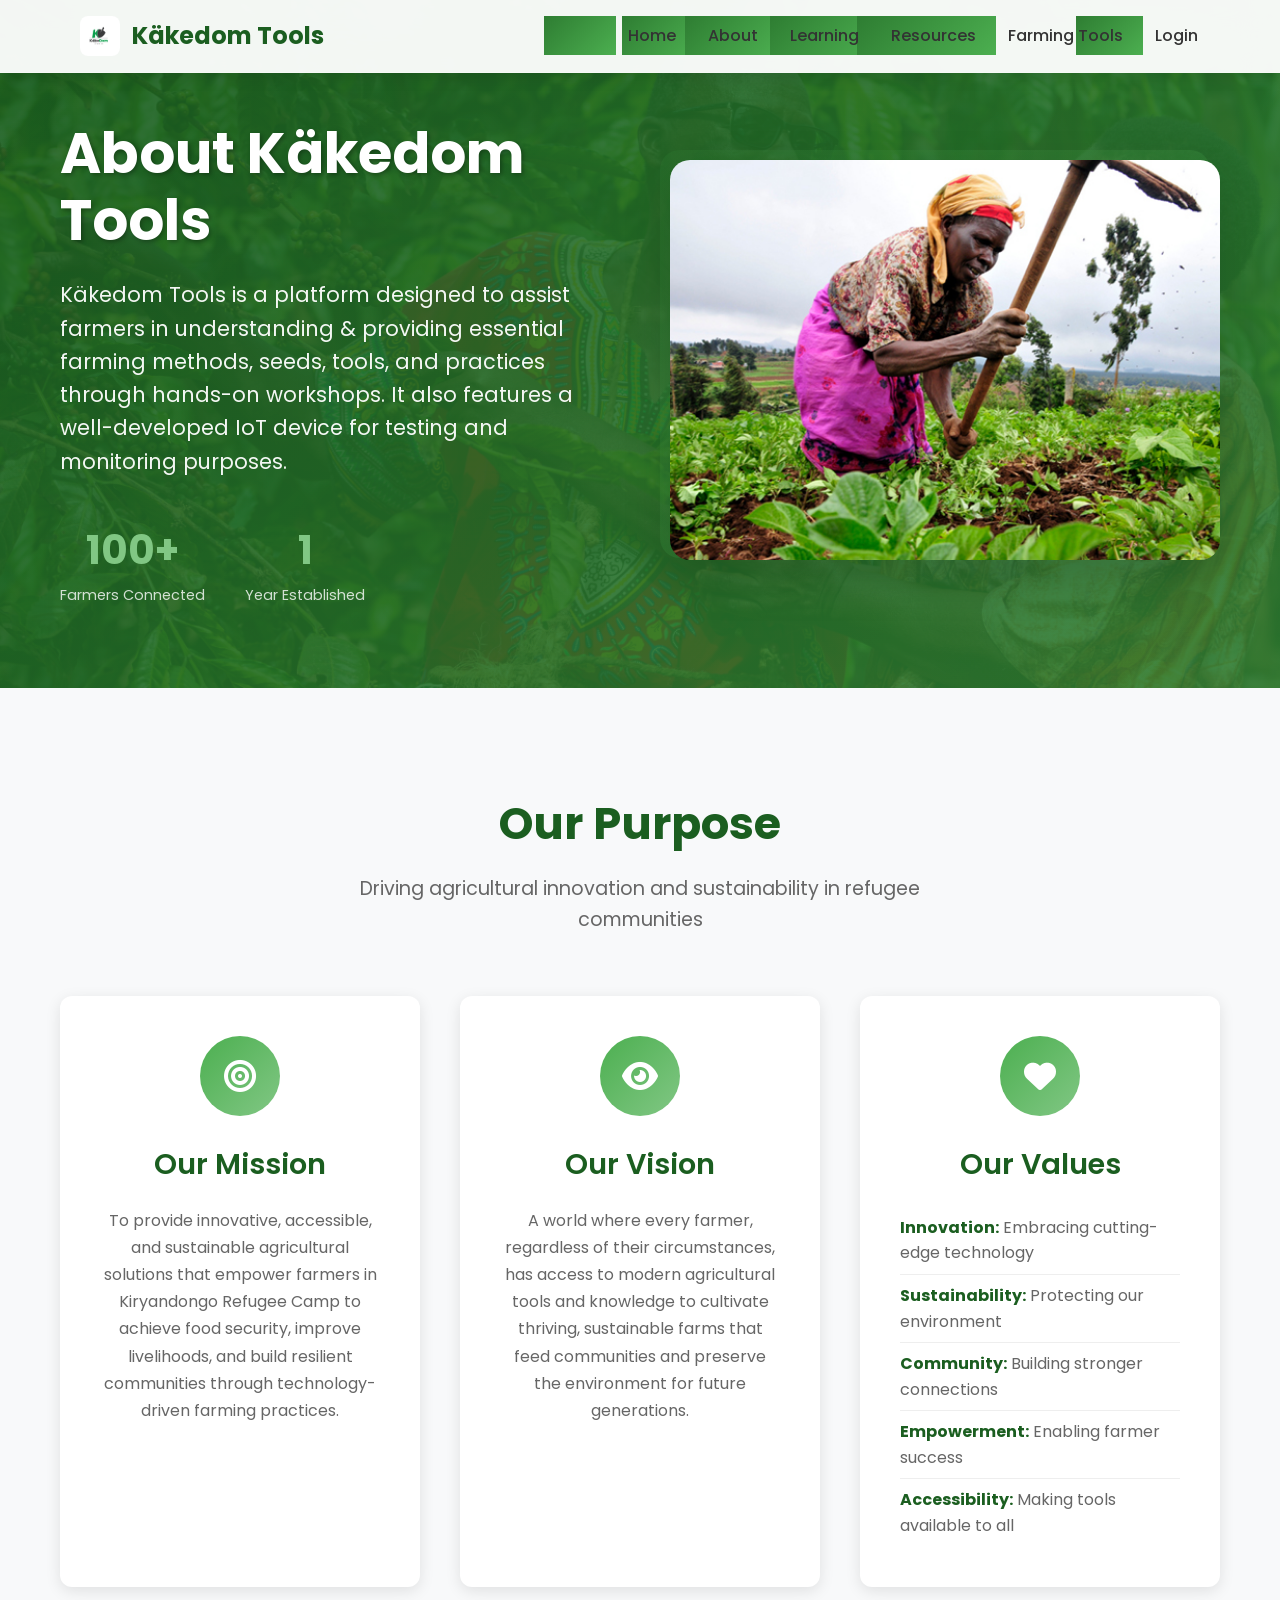
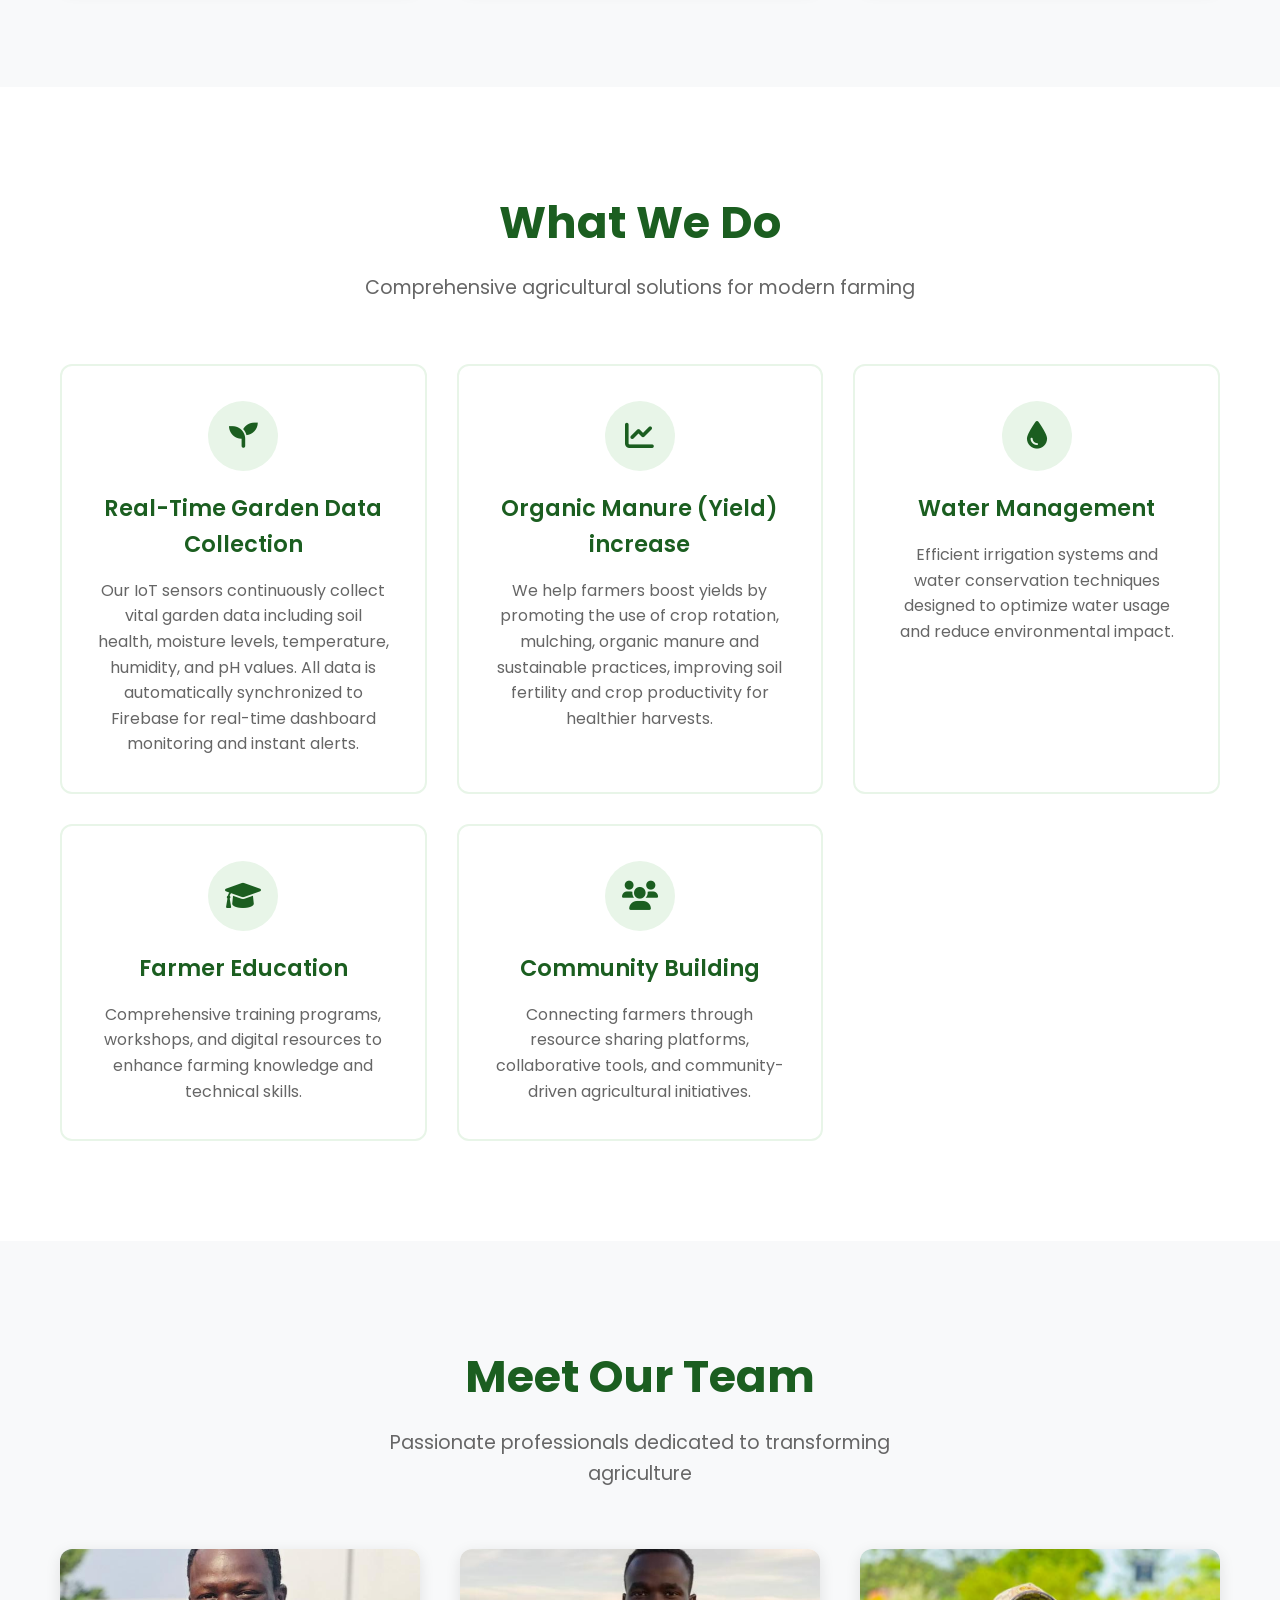
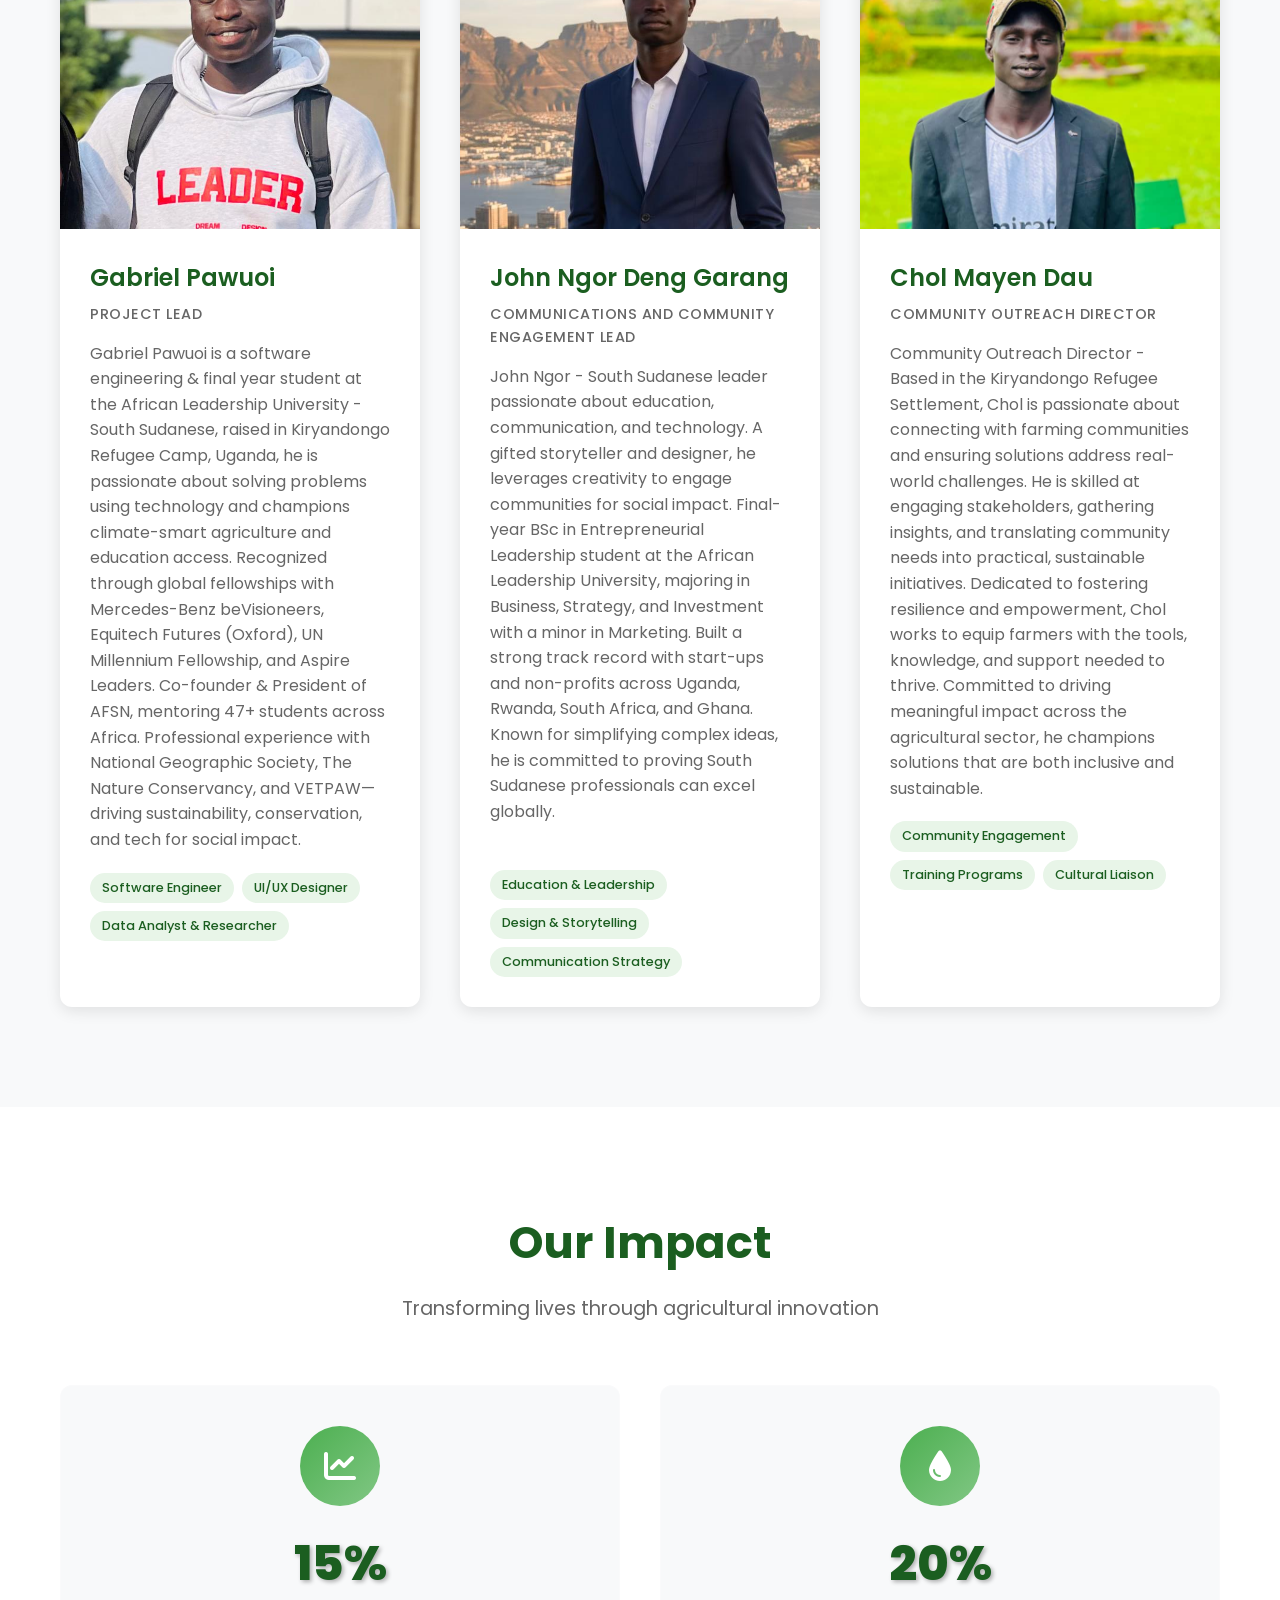
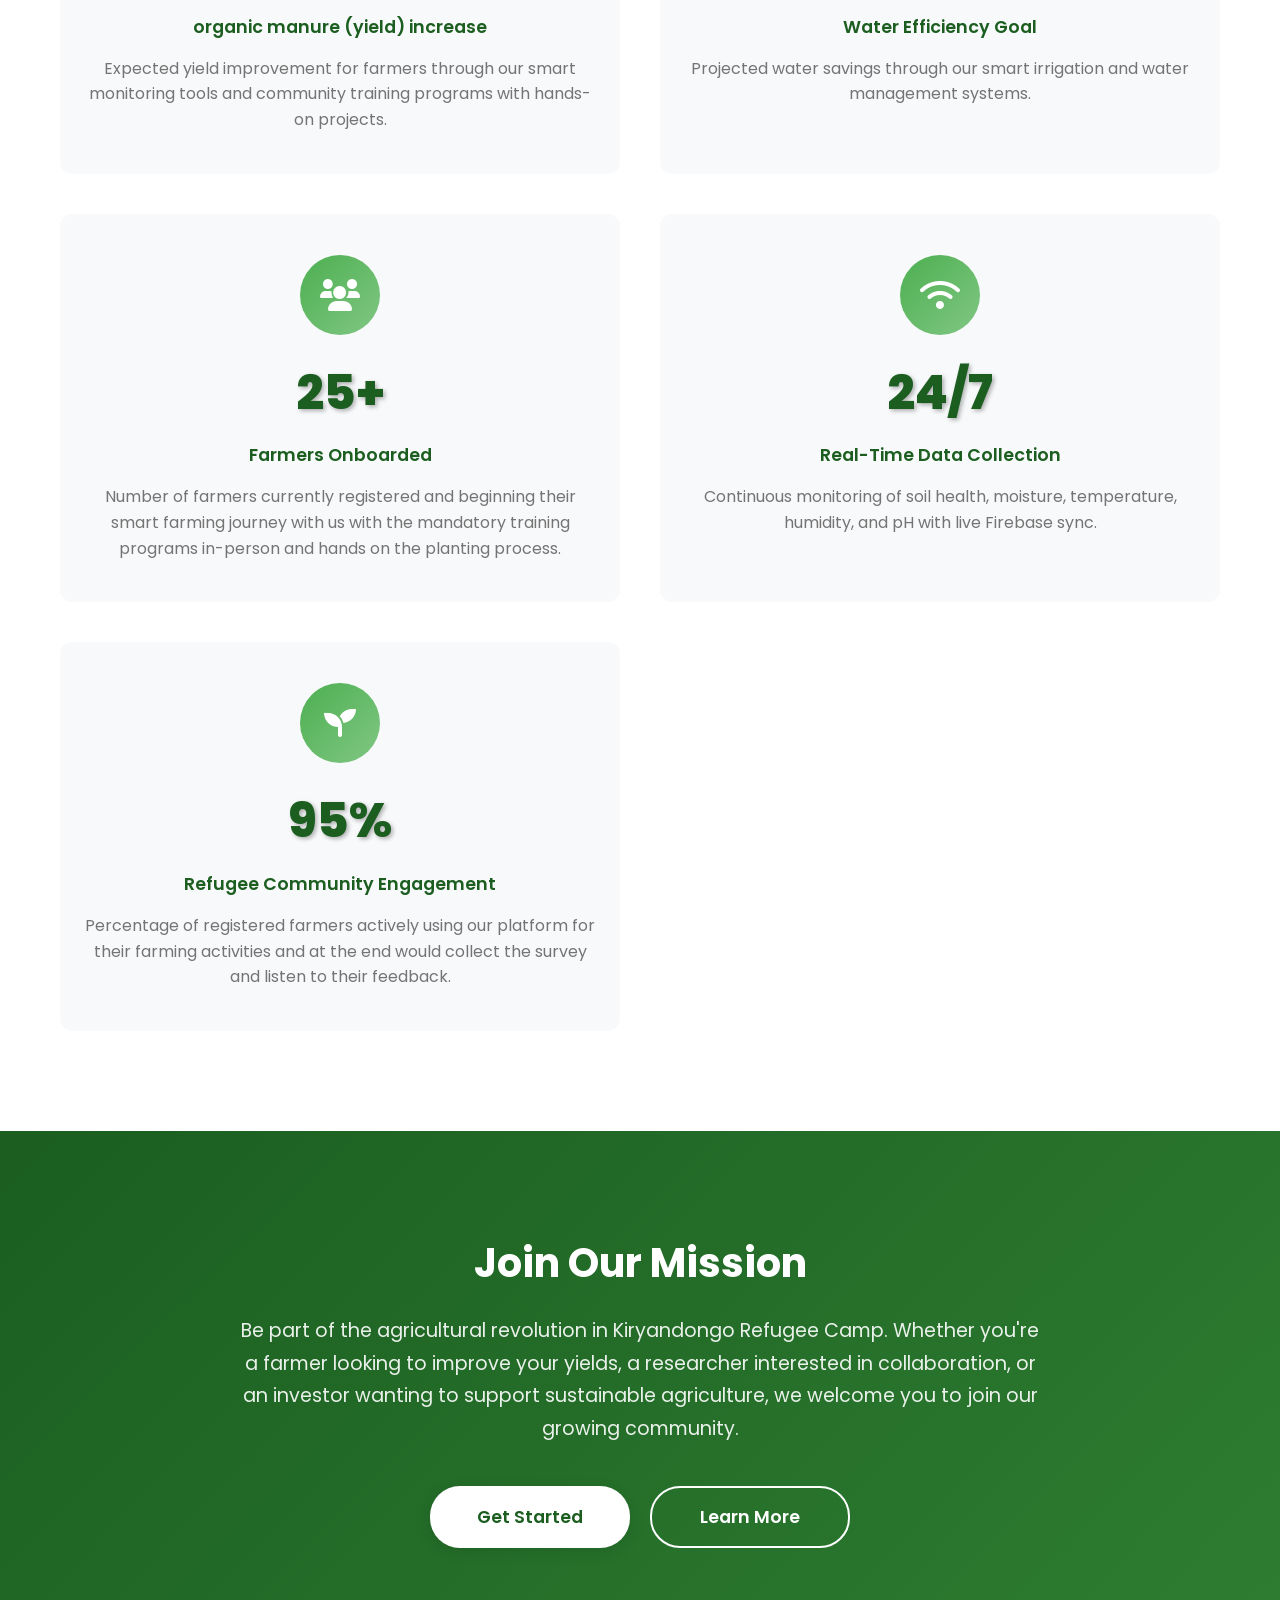
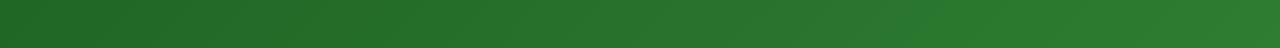
<file: frontend/about-us.html>
<!DOCTYPE html>
<html lang="en">
<head>
    <meta charset="UTF-8">
    <meta name="viewport" content="width=device-width, initial-scale=1.0">
    <title>About Us - Käkedom Tools</title>
    <link rel="icon" type="image/jpeg" href="images/logo.jpeg">
    <link rel="stylesheet" href="styles.css">
    <link rel="stylesheet" href="about-us.css">
    <link href="https://fonts.googleapis.com/css2?family=Poppins:wght@300;400;500;600;700;800&display=swap" rel="stylesheet">
    <link rel="stylesheet" href="https://cdnjs.cloudflare.com/ajax/libs/font-awesome/6.0.0/css/all.min.css">
</head>
<body>
    <!-- Navigation -->
    <nav class="navbar">
        <div class="nav-container">
            <div class="nav-logo">
                <img src="images/logo.jpeg" alt="Käkedom Tools Logo" class="logo-img">
                <span class="nav-title">Käkedom Tools</span>
            </div>
            <ul class="nav-menu">
                <li class="nav-item"><a href="index.html" class="nav-link">Home</a></li>
                <li class="nav-item"><a href="about-us.html" class="nav-link active">About</a></li>
                <li class="nav-item"><a href="signup.html" class="nav-link">Learning</a></li>
                <li class="nav-item"><a href="signup.html" class="nav-link">Resources</a></li>
                <li class="nav-item"><a href="farming-tools.html" class="nav-link">Farming Tools</a></li>
                <li class="nav-item"><a href="login.html" class="nav-link">Login</a></li>
            </ul>
            <div class="hamburger">
                <span class="bar"></span>
                <span class="bar"></span>
                <span class="bar"></span>
            </div>
        </div>
    </nav>

    <!-- Hero Section -->
    <section class="hero-section">
        <div class="hero-content">
            <div class="hero-text">
                <h1 class="hero-title">About Käkedom Tools</h1>
                <p class="hero-subtitle">Käkedom Tools is a platform designed to assist farmers in understanding & providing essential farming methods, seeds, tools, and practices through hands-on workshops. It also features a well-developed IoT device for testing and monitoring purposes.</p>
                <div class="hero-stats">
                    <div class="stat-item">
                        <span class="stat-number">100+</span>
                        <span class="stat-label">Farmers Connected</span>
                    </div>
                    <!-- <div class="stat-item">
                        <span class="stat-number">5</span>
                        <span class="stat-label">Communities</span>
                    </div> -->
                    <div class="stat-item">
                        <span class="stat-number">1</span>
                        <span class="stat-label">Year Established</span>
                    </div>
                </div>
            </div>
            <div class="hero-image">
                <img src="images/African_Farmers.jpg" alt="African Farmers" class="hero-img">
            </div>
        </div>
    </section>

    <!-- Mission & Vision Section -->
    <section class="mission-vision-section">
        <div class="container">
            <div class="section-header">
                <h2>Our Purpose</h2>
                <p>Driving agricultural innovation and sustainability in refugee communities</p>
            </div>
            
            <div class="mission-vision-grid">
                <div class="mission-card">
                    <div class="card-icon">
                        <i class="fas fa-bullseye"></i>
                    </div>
                    <h3>Our Mission</h3>
                    <p>To provide innovative, accessible, and sustainable agricultural solutions that empower farmers in Kiryandongo Refugee Camp to achieve food security, improve livelihoods, and build resilient communities through technology-driven farming practices.</p>
                </div>
                
                <div class="vision-card">
                    <div class="card-icon">
                        <i class="fas fa-eye"></i>
                    </div>
                    <h3>Our Vision</h3>
                    <p>A world where every farmer, regardless of their circumstances, has access to modern agricultural tools and knowledge to cultivate thriving, sustainable farms that feed communities and preserve the environment for future generations.</p>
                </div>
                
                <div class="values-card">
                    <div class="card-icon">
                        <i class="fas fa-heart"></i>
                    </div>
                    <h3>Our Values</h3>
                    <ul class="values-list">
                        <li><strong>Innovation:</strong> Embracing cutting-edge technology</li>
                        <li><strong>Sustainability:</strong> Protecting our environment</li>
                        <li><strong>Community:</strong> Building stronger connections</li>
                        <li><strong>Empowerment:</strong> Enabling farmer success</li>
                        <li><strong>Accessibility:</strong> Making tools available to all</li>
                    </ul>
                </div>
            </div>
        </div>
    </section>

    <!-- What We Do Section -->
    <section class="what-we-do-section">
        <div class="container">
            <div class="section-header">
                <h2>What We Do</h2>
                <p>Comprehensive agricultural solutions for modern farming</p>
            </div>
            
            <div class="services-grid">
                <div class="service-card">
                    <div class="service-icon">
                        <i class="fas fa-seedling"></i>
                    </div>
                    <h3>Real-Time Garden Data Collection</h3>
                    <p>Our IoT sensors continuously collect vital garden data including soil health, moisture levels, temperature, humidity, and pH values. All data is automatically synchronized to Firebase for real-time dashboard monitoring and instant alerts.</p>
                </div>
                
                <!-- <div class="service-card">
                    <div class="service-icon">
                        <i class="fas fa-cloud-rain"></i>
                    </div>
                    <h3>Weather Intelligence</h3>
                    <p>Advanced weather forecasting and climate data analytics to help farmers make informed decisions about planting, irrigation, and harvesting.</p>
                </div> -->
                
                <div class="service-card">
                    <div class="service-icon">
                        <i class="fas fa-chart-line"></i>
                    </div>
                    <h3>Organic Manure (Yield) increase</h3>
                    <p>We help farmers boost yields by promoting the use of crop rotation, mulching, organic manure and sustainable practices, improving soil fertility and crop productivity for healthier harvests.</p>
                </div>
                
                <div class="service-card">
                    <div class="service-icon">
                        <i class="fas fa-tint"></i>
                    </div>
                    <h3>Water Management</h3>
                    <p>Efficient irrigation systems and water conservation techniques designed to optimize water usage and reduce environmental impact.</p>
                </div>
                
                <div class="service-card">
                    <div class="service-icon">
                        <i class="fas fa-graduation-cap"></i>
                    </div>
                    <h3>Farmer Education</h3>
                    <p>Comprehensive training programs, workshops, and digital resources to enhance farming knowledge and technical skills.</p>
                </div>
                
                <div class="service-card">
                    <div class="service-icon">
                        <i class="fas fa-users"></i>
                    </div>
                    <h3>Community Building</h3>
                    <p>Connecting farmers through resource sharing platforms, collaborative tools, and community-driven agricultural initiatives.</p>
                </div>
            </div>
        </div>
    </section>

    <!-- Team Section -->
    <section class="team-section">
        <div class="container">
            <div class="section-header">
                <h2>Meet Our Team</h2>
                <p>Passionate professionals dedicated to transforming agriculture</p>
            </div>
            
            <div class="team-grid">
                <div class="team-member">
                    <div class="member-image">
                        <img src="images/Gabriel.jpeg" alt="Dr. Sarah Nakato" class="member-photo">
                        <div class="member-overlay">
                            <div class="social-links">
                                <a href="https://www.linkedin.com/in/gabriel-pawuoi-21314a280" class="social-link"><i class="fab fa-linkedin"></i></a>
                                <a href="https://github.com/KhotKeys/" class="social-link"><i class="fab fa-github"></i></a>
                                <a href="https://www.facebook.com/share/19quEM2Y63/?mibextid=wwXIfr" class="social-link" aria-label="Facebook" rel="noopener"><i class="fab fa-facebook-f"></i></a>
                            </div>
                        </div>
                    </div>
                    <div class="member-info">
                        <h3>Gabriel Pawuoi</h3>
                        <p class="member-role">Project Lead</p>
                        <p class="member-description"> Gabriel Pawuoi is a software engineering & final year student at the African Leadership University - South Sudanese, raised in Kiryandongo Refugee Camp, Uganda, he is passionate about solving problems using technology and champions climate-smart agriculture and education access. Recognized through global fellowships with Mercedes-Benz beVisioneers, Equitech Futures (Oxford), UN Millennium Fellowship, and Aspire Leaders. Co-founder & President of AFSN, mentoring 47+ students across Africa. Professional experience with National Geographic Society, The Nature Conservancy, and VETPAW—driving sustainability, conservation, and tech for social impact.</p>
                        <div class="member-expertise">
                            <span class="expertise-tag">Software Engineer</span>
                            <span class="expertise-tag">UI/UX Designer</span>
                            <span class="expertise-tag">Data Analyst & Researcher</span>
                        </div>
                    </div>
                </div>
                
                <div class="team-member">
                    <div class="member-image">
                        <img src="./images/John.jpeg" alt="James Ochieng" class="member-photo">
                        <div class="member-overlay">
                            <div class="social-links">
                                <a href="https://www.linkedin.com/in/j-garang/" class="social-link"><i class="fab fa-linkedin"></i></a>
                                <a href="https://twitter.com/John_Ngor_Deng" class="social-link"><i class="fab fa-twitter"></i></a>
                                <a href="https://www.facebook.com/share/1EJGohk5oz/?mibextid=wwXIfr" class="social-link" aria-label="Facebook" rel="noopener"><i class="fab fa-facebook-f"></i></a>
                            </div>
                        </div>
                    </div>
                    <div class="member-info">
                        <h3>John Ngor Deng Garang</h3>
                        <p class="member-role">Communications and Community Engagement Lead</p>
                        <p class="member-description">John Ngor - South Sudanese leader passionate about education, communication, and technology. A gifted storyteller and designer, he leverages creativity to engage communities for social impact. Final-year BSc in Entrepreneurial Leadership student at the African Leadership University, majoring in Business, Strategy, and Investment with a minor in Marketing. Built a strong track record with start-ups and non-profits across Uganda, Rwanda, South Africa, and Ghana. Known for simplifying complex ideas, he is committed to proving South Sudanese professionals can excel globally.</p><br>
                       <div class="member-expertise">
                            <span class="expertise-tag">Education & Leadership</span>
                            <span class="expertise-tag">Design & Storytelling</span>
                            <span class="expertise-tag">Communication Strategy</span>
                        </div>
                    </div>
                </div>
                
                <div class="team-member">
                    <div class="member-image">
                        <img src="images/chol.jpeg" alt="Amina Hassan" class="member-photo">
                        <div class="member-overlay">
                            <div class="social-links">
                                <a href="#" class="social-link"><i class="fab fa-linkedin"></i></a>
                                <a href="#" class="social-link"><i class="fab fa-instagram"></i></a>
                                <a href="#" class="social-link"><i class="fas fa-envelope"></i></a>
                            </div>
                        </div>
                    </div>
                    <div class="member-info">
                        <h3>Chol Mayen Dau</h3>
                        <p class="member-role">Community Outreach Director</p>
                        <p class="member-description">Community Outreach Director - Based in the Kiryandongo Refugee Settlement, Chol is passionate about connecting with farming communities and ensuring solutions address real-world challenges. He is skilled at engaging stakeholders, gathering insights, and translating community needs into practical, sustainable initiatives. Dedicated to fostering resilience and empowerment, Chol works to equip farmers with the tools, knowledge, and support needed to thrive. Committed to driving meaningful impact across the agricultural sector, he champions solutions that are both inclusive and sustainable.</p>
                        <div class="member-expertise">
                            <span class="expertise-tag">Community Engagement</span>
                            <span class="expertise-tag">Training Programs</span>
                            <span class="expertise-tag">Cultural Liaison</span>
                        </div>
                    </div>
                </div>
                
                <!-- <div class="team-member">
                    <div class="member-image">
                        <img src="images/Aluel.jpg" alt="Dr. Michael Ssali" class="member-photo">
                        <div class="member-overlay">
                            <div class="social-links">
                                <a href="#" class="social-link"><i class="fab fa-linkedin"></i></a>
                                <a href="#" class="social-link"><i class="fab fa-researchgate"></i></a>
                                <a href="#" class="social-link"><i class="fas fa-envelope"></i></a>
                            </div>
                        </div>
                    </div>
                    <div class="member-info">
                        <h3>Dr. Michael Ssali</h3>
                        <p class="member-role">Agricultural Research Lead</p>
                        <p class="member-description">Soil scientist and agronomist focused on developing innovative farming techniques for challenging environments.</p>
                        <div class="member-expertise">
                            <span class="expertise-tag">Soil Science</span>
                            <span class="expertise-tag">Crop Research</span>
                            <span class="expertise-tag">Environmental Science</span>
                        </div>
                    </div>
                </div> -->
                
                <!-- <div class="team-member">
                    <div class="member-image">
                        <img src="images/photorealistic-view-african-people-harvesting-vegetables-grains_23-2151487520.avif" alt="Grace Auma" class="member-photo">
                        <div class="member-overlay">
                            <div class="social-links">
                                <a href="#" class="social-link"><i class="fab fa-linkedin"></i></a>
                                <a href="#" class="social-link"><i class="fab fa-dribbble"></i></a>
                                <a href="#" class="social-link"><i class="fas fa-envelope"></i></a>
                            </div>
                        </div>
                    </div>
                    <div class="member-info">
                        <h3>Grace Auma</h3>
                        <p class="member-role">UX/UI Designer</p>
                        <p class="member-description">Creative designer ensuring our agricultural tools are intuitive, accessible, and user-friendly for farmers of all technical backgrounds.</p>
                        <div class="member-expertise">
                            <span class="expertise-tag">User Experience</span>
                            <span class="expertise-tag">Interface Design</span>
                            <span class="expertise-tag">Accessibility</span>
                        </div>
                    </div>
                </div>
                
                <div class="team-member">
                    <div class="member-image">
                        <img src="images/farmers.jpg" alt="Robert Kiprotich" class="member-photo">
                        <div class="member-overlay">
                            <div class="social-links">
                                <a href="#" class="social-link"><i class="fab fa-linkedin"></i></a>
                                <a href="#" class="social-link"><i class="fab fa-twitter"></i></a>
                                <a href="#" class="social-link"><i class="fas fa-envelope"></i></a>
                            </div>
                        </div>
                    </div>
                    <div class="member-info">
                        <h3>Robert Kiprotich</h3>
                        <p class="member-role">Field Operations Manager</p>
                        <p class="member-description">Experienced agriculturalist managing on-ground implementation of our farming solutions and farmer support programs.</p>
                        <div class="member-expertise">
                            <span class="expertise-tag">Field Operations</span>
                            <span class="expertise-tag">Farmer Support</span>
                            <span class="expertise-tag">Equipment Management</span>
                        </div>
                    </div> -->
                </div>
            </div>
        </div>
    </section>

    <!-- Impact Section -->
    <section class="impact-section">
        <div class="container">
            <div class="section-header">
                <h2>Our Impact</h2>
                <p>Transforming lives through agricultural innovation</p>
            </div>
            
            <div class="impact-grid">
                <div class="impact-card">
                    <div class="impact-icon">
                        <i class="fas fa-chart-line"></i>
                    </div>
                    <div class="impact-number">15%</div>
                    <div class="impact-label">organic manure (yield) increase</div>
                    <p>Expected yield improvement for farmers through our smart monitoring tools and community training programs with hands-on projects.</p>
                </div>
                
                <div class="impact-card">
                    <div class="impact-icon">
                        <i class="fas fa-tint"></i>
                    </div>
                    <div class="impact-number">20%</div>
                    <div class="impact-label">Water Efficiency Goal</div>
                    <p>Projected water savings through our smart irrigation and water management systems.</p>
                </div>
                
                <div class="impact-card">
                    <div class="impact-icon">
                        <i class="fas fa-users"></i>
                    </div>
                    <div class="impact-number">25+</div>
                    <div class="impact-label">Farmers Onboarded</div>
                    <p>Number of farmers currently registered and beginning their smart farming journey with us with the mandatory training programs in-person and hands on the planting process.</p>
                </div>
                
                <div class="impact-card">
                    <div class="impact-icon">
                        <i class="fas fa-wifi"></i>
                    </div>
                    <div class="impact-number">24/7</div>
                    <div class="impact-label">Real-Time Data Collection</div>
                    <p>Continuous monitoring of soil health, moisture, temperature, humidity, and pH with live Firebase sync.</p>
                </div>
                
                <div class="impact-card">
                    <div class="impact-icon">
                        <i class="fas fa-seedling"></i>
                    </div>
                    <div class="impact-number">95%</div>
                    <div class="impact-label">Refugee Community Engagement</div>
                    <p>Percentage of registered farmers actively using our platform for their farming activities and at the end would collect the survey and listen to their feedback.</p>
                </div>
            </div>
        </div>
    </section>

    <!-- Join Us Section -->
    <section class="join-us-section">
        <div class="container">
            <div class="join-us-content">
                <h2>Join Our Mission</h2>
                <p>Be part of the agricultural revolution in Kiryandongo Refugee Camp. Whether you're a farmer looking to improve your yields, a researcher interested in collaboration, or an investor wanting to support sustainable agriculture, we welcome you to join our growing community.</p>
                <div class="join-actions">
                    <a href="signup.html" class="btn btn-primary">Get Started</a>
                    <a href="index.html" class="btn btn-secondary">Learn More</a>
                </div>
            </div>
        </div>
    </section>

    

    <script src="script.js"></script>
    <script>
        // Enhanced Mobile Navigation for About Us Page
        document.addEventListener('DOMContentLoaded', function() {
            console.log('About Us - DOM loaded, setting up mobile navigation...');
            
            // Wait a bit to ensure all elements are ready
            setTimeout(function() {
                const hamburger = document.querySelector('.hamburger');
                const navMenu = document.querySelector('.nav-menu');
                
                console.log('About Us - Elements found:', {
                    hamburger: !!hamburger,
                    navMenu: !!navMenu
                });
                
                if (hamburger && navMenu) {
                    console.log('✅ About Us - Setting up hamburger click listener');
                    
                    // Clear any existing click handlers
                    hamburger.style.cursor = 'pointer';
                    hamburger.style.userSelect = 'none';
                    
                    function toggleMenu(e) {
                        e.preventDefault();
                        e.stopPropagation();
                        
                        console.log('🍔 About Us - Hamburger clicked!');
                        
                        const isActive = hamburger.classList.contains('active');
                        
                        if (isActive) {
                            hamburger.classList.remove('active');
                            navMenu.classList.remove('active');
                            document.body.style.overflow = '';
                            console.log('📱 About Us - Menu closed');
                        } else {
                            hamburger.classList.add('active');
                            navMenu.classList.add('active');
                            document.body.style.overflow = 'hidden';
                            console.log('📱 About Us - Menu opened');
                        }
                    }
                    
                    // Add click listener
                    hamburger.addEventListener('click', toggleMenu);
                    hamburger.addEventListener('touchstart', toggleMenu);
                    
                    // Close menu when clicking on links
                    const navLinks = document.querySelectorAll('.nav-menu a');
                    navLinks.forEach(link => {
                        link.addEventListener('click', function() {
                            hamburger.classList.remove('active');
                            navMenu.classList.remove('active');
                            document.body.style.overflow = '';
                            console.log('🔗 About Us - Menu closed after link click');
                        });
                    });
                    
                    // Close menu when clicking outside
                    document.addEventListener('click', function(e) {
                        if (!hamburger.contains(e.target) && !navMenu.contains(e.target)) {
                            hamburger.classList.remove('active');
                            navMenu.classList.remove('active');
                            document.body.style.overflow = '';
                        }
                    });
                    
                    console.log('✅ About Us - Mobile navigation setup complete');
                } else {
                    console.error('❌ About Us - Mobile navigation elements not found');
                }
            }, 100);
        });
    </script>
</body>
</html>
</file>
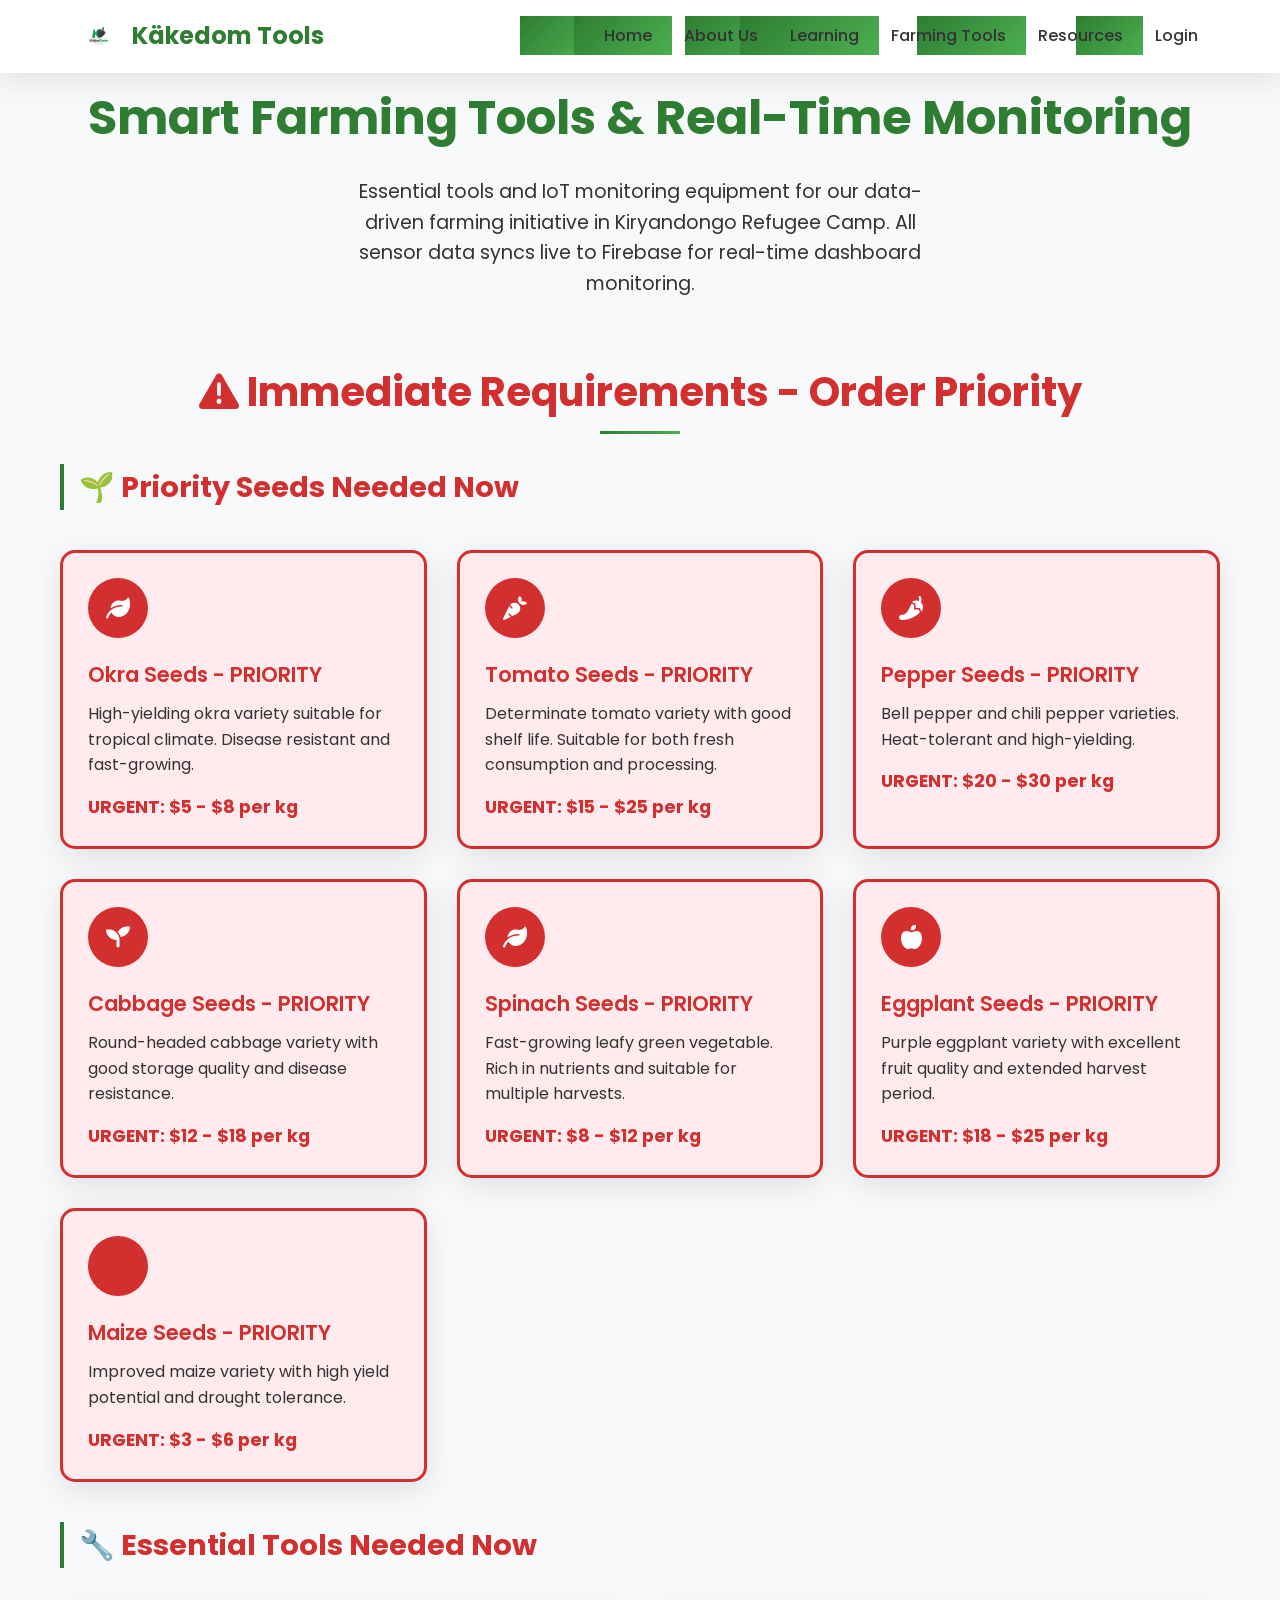
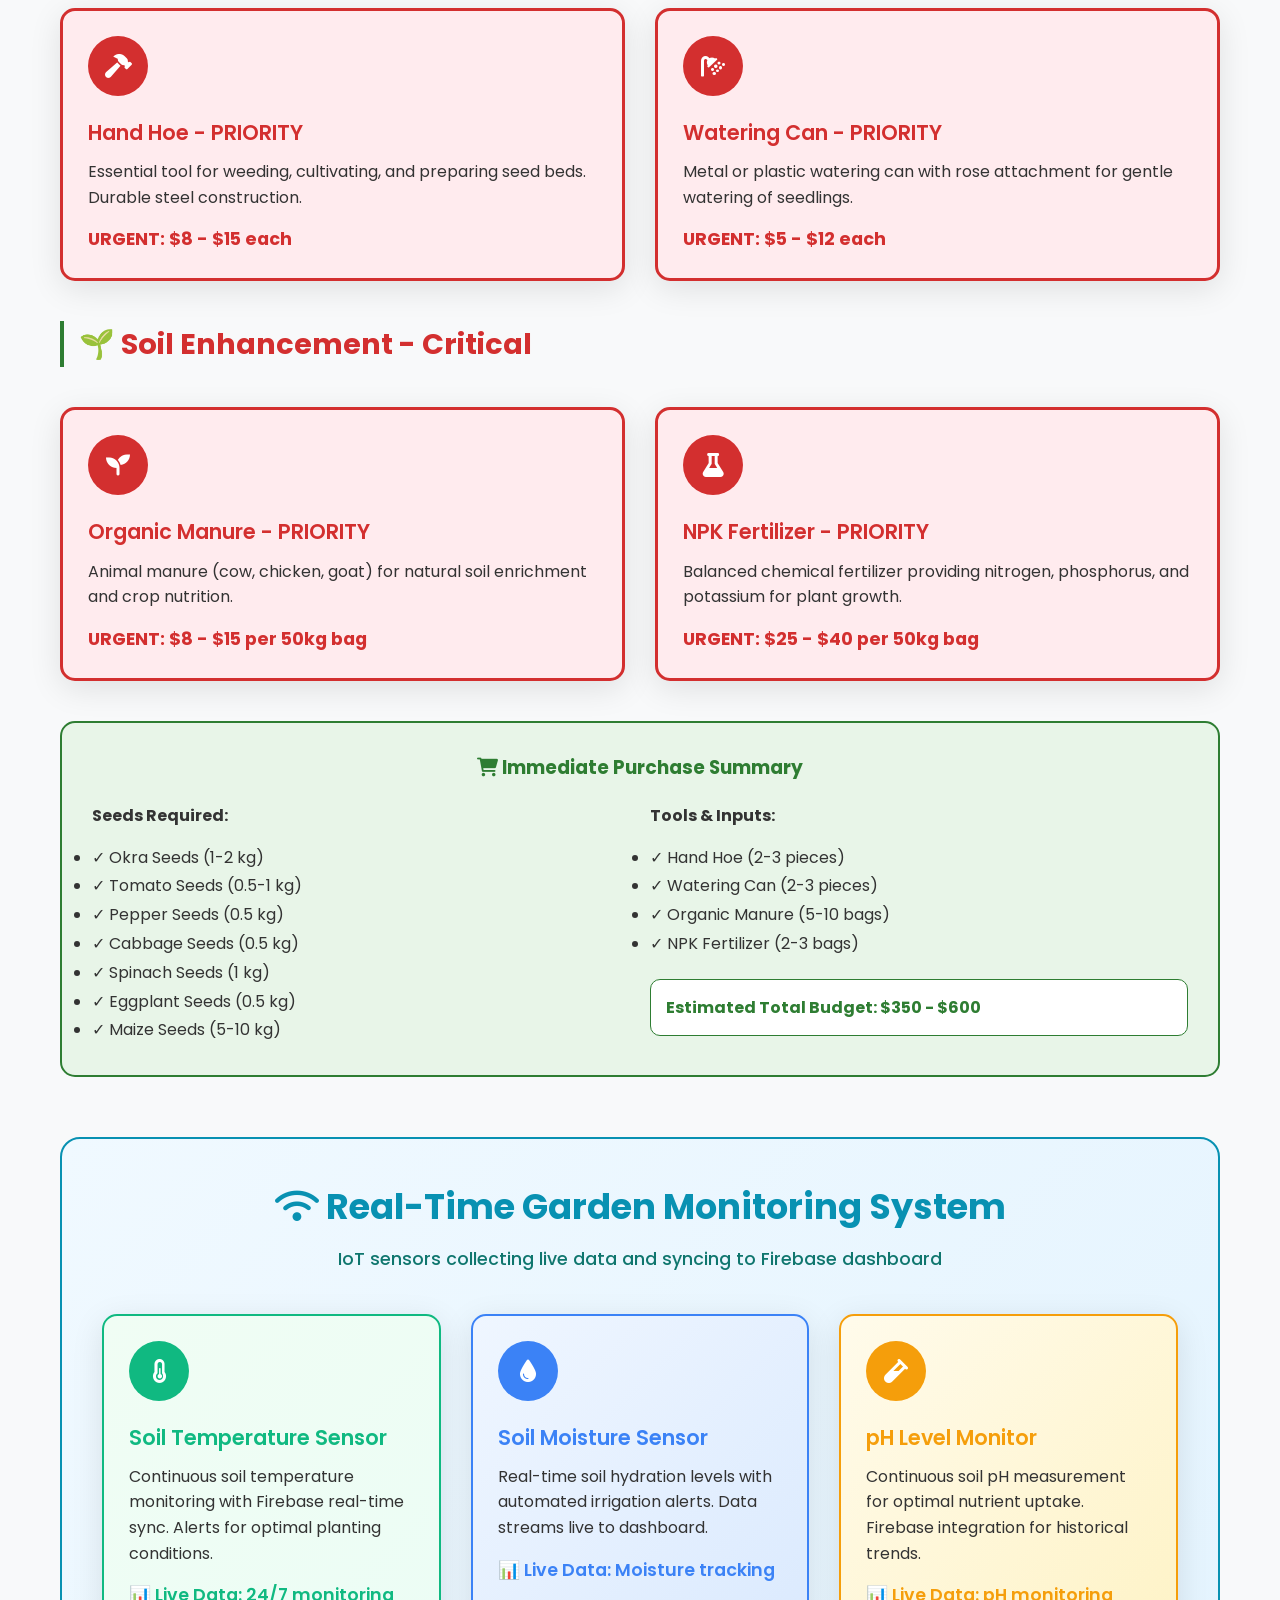
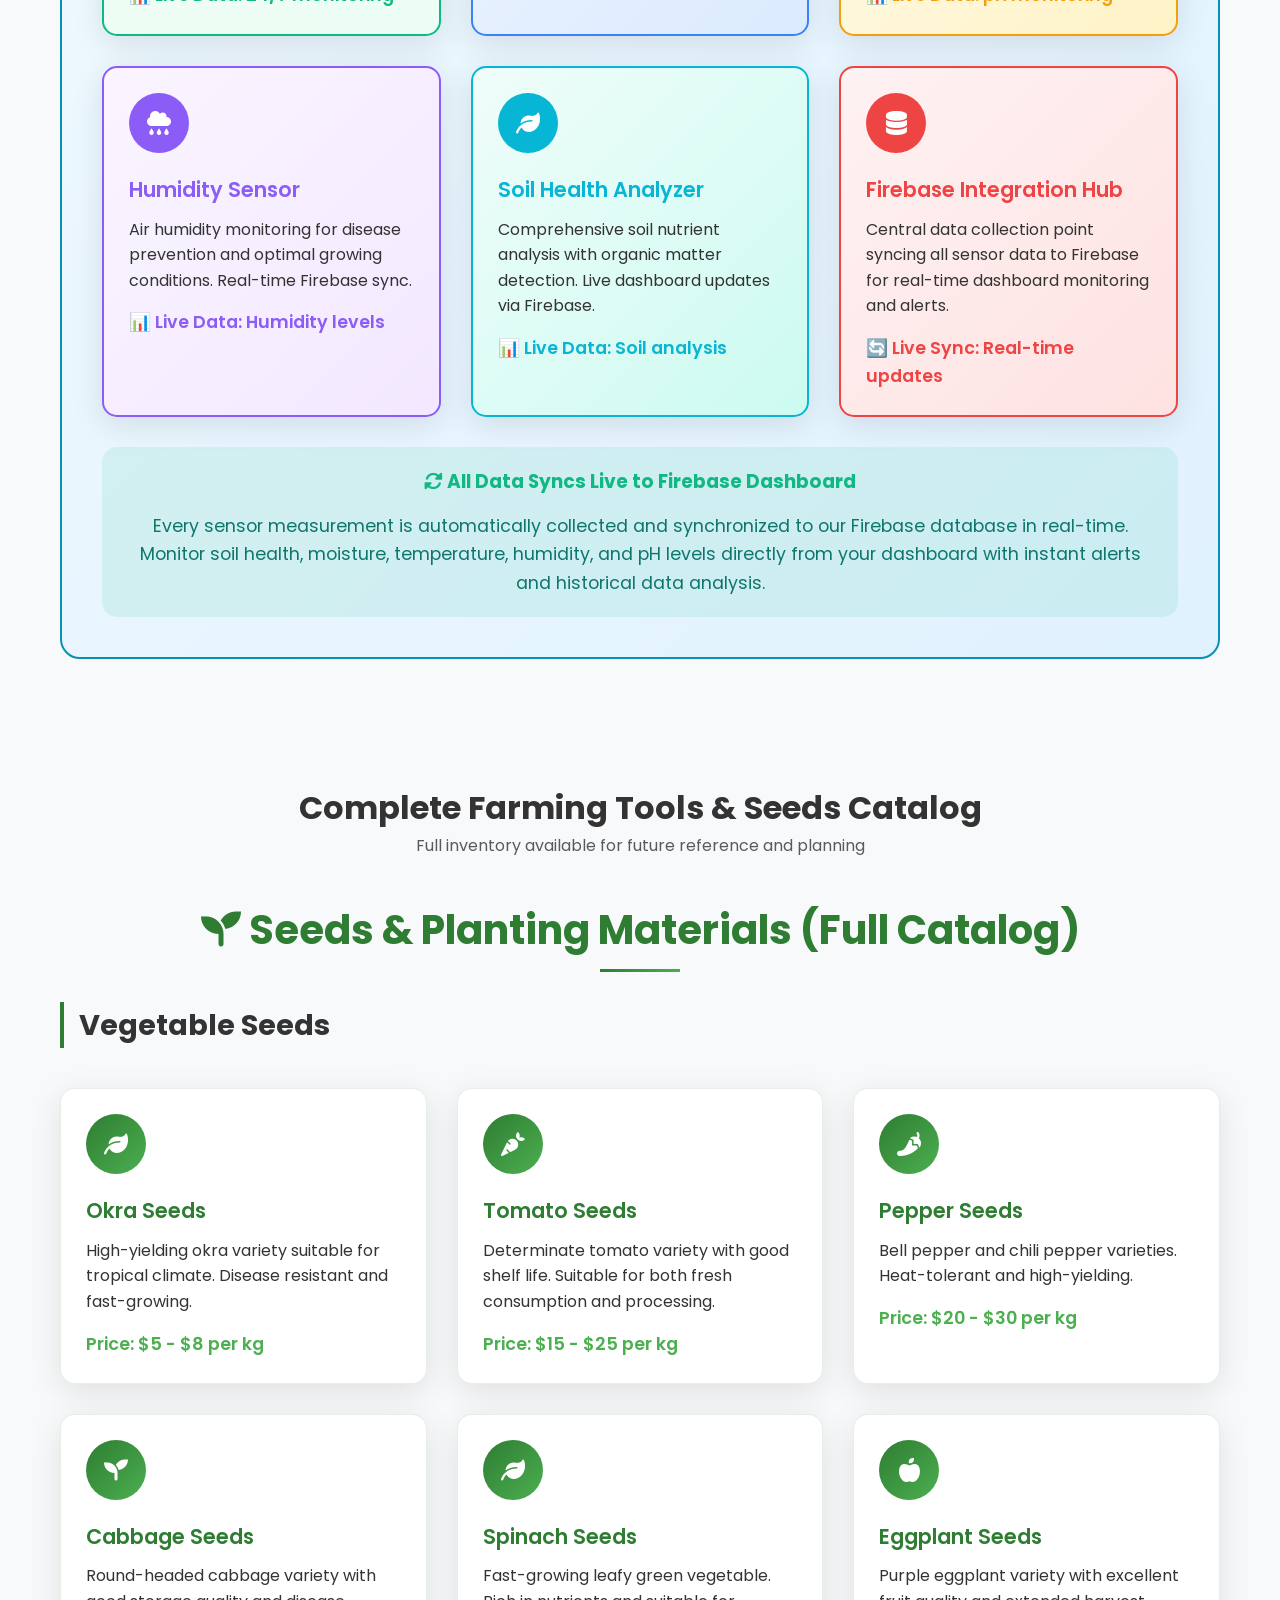
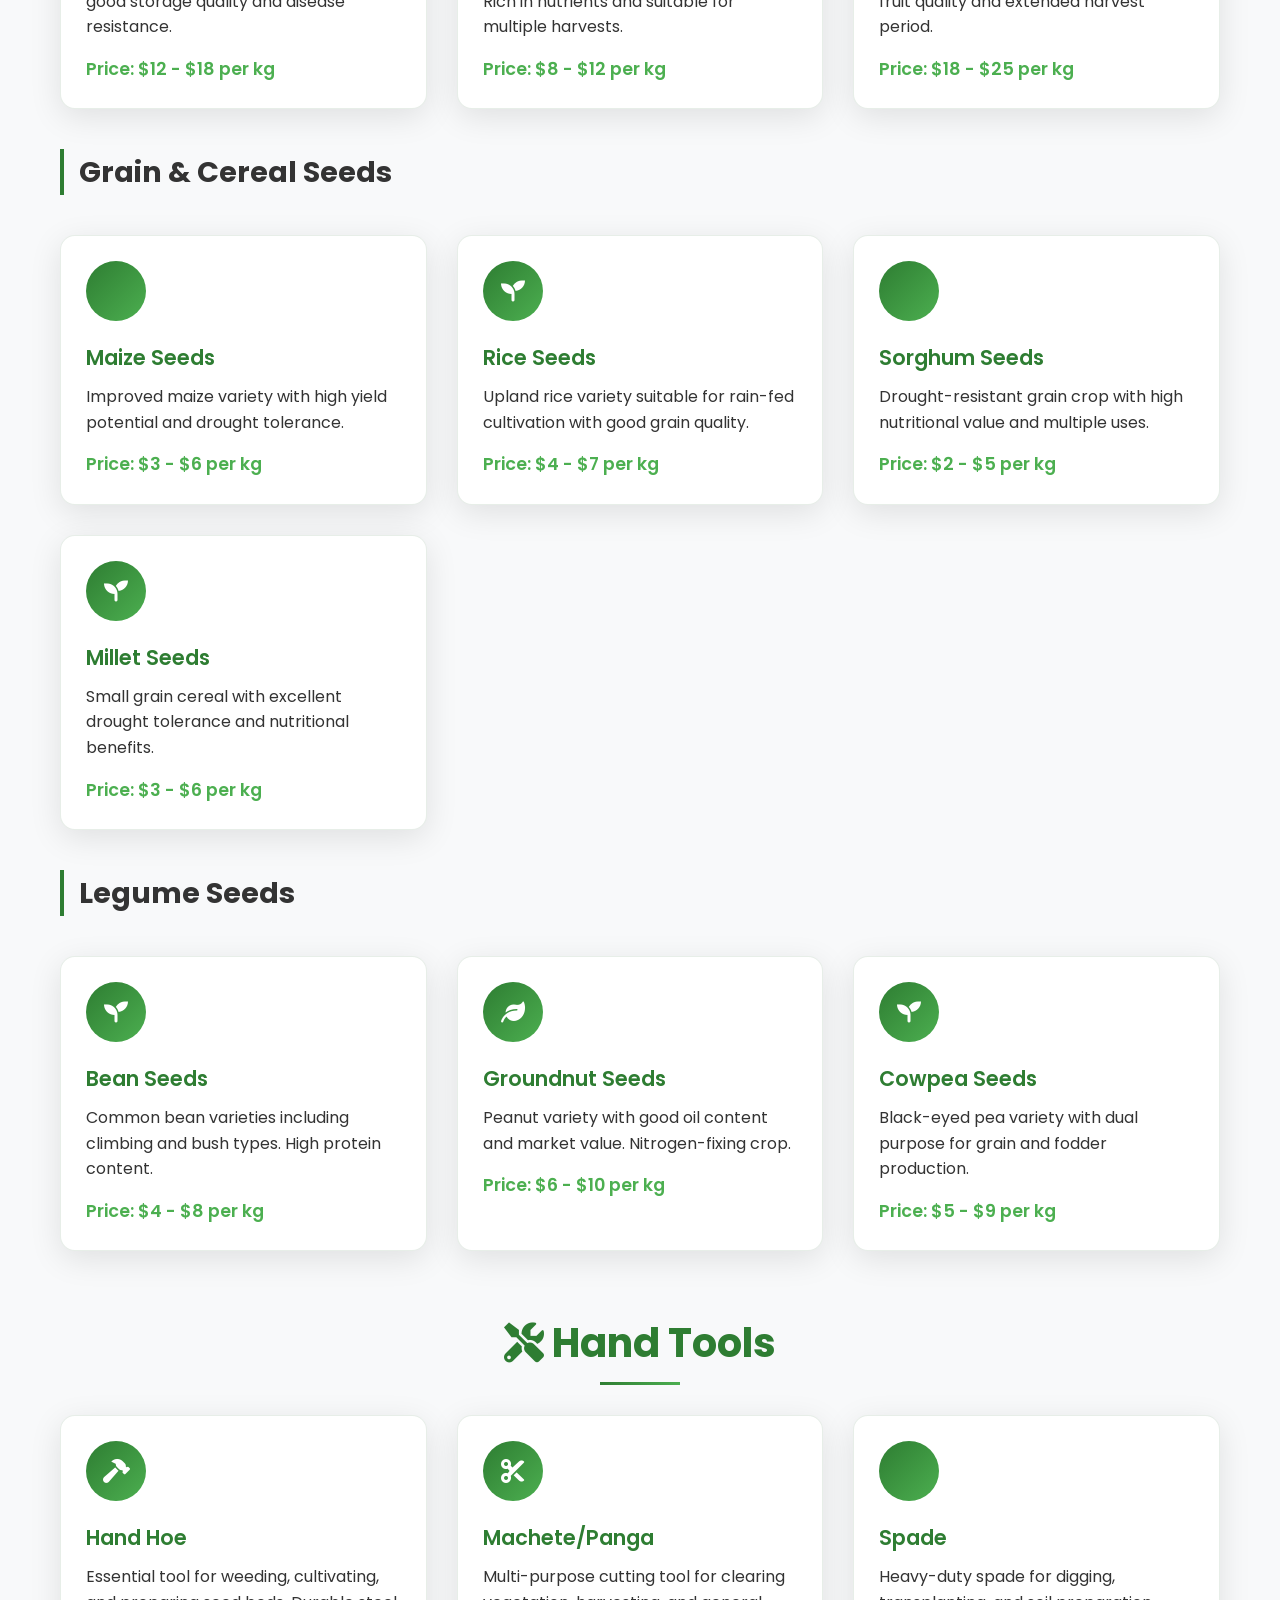
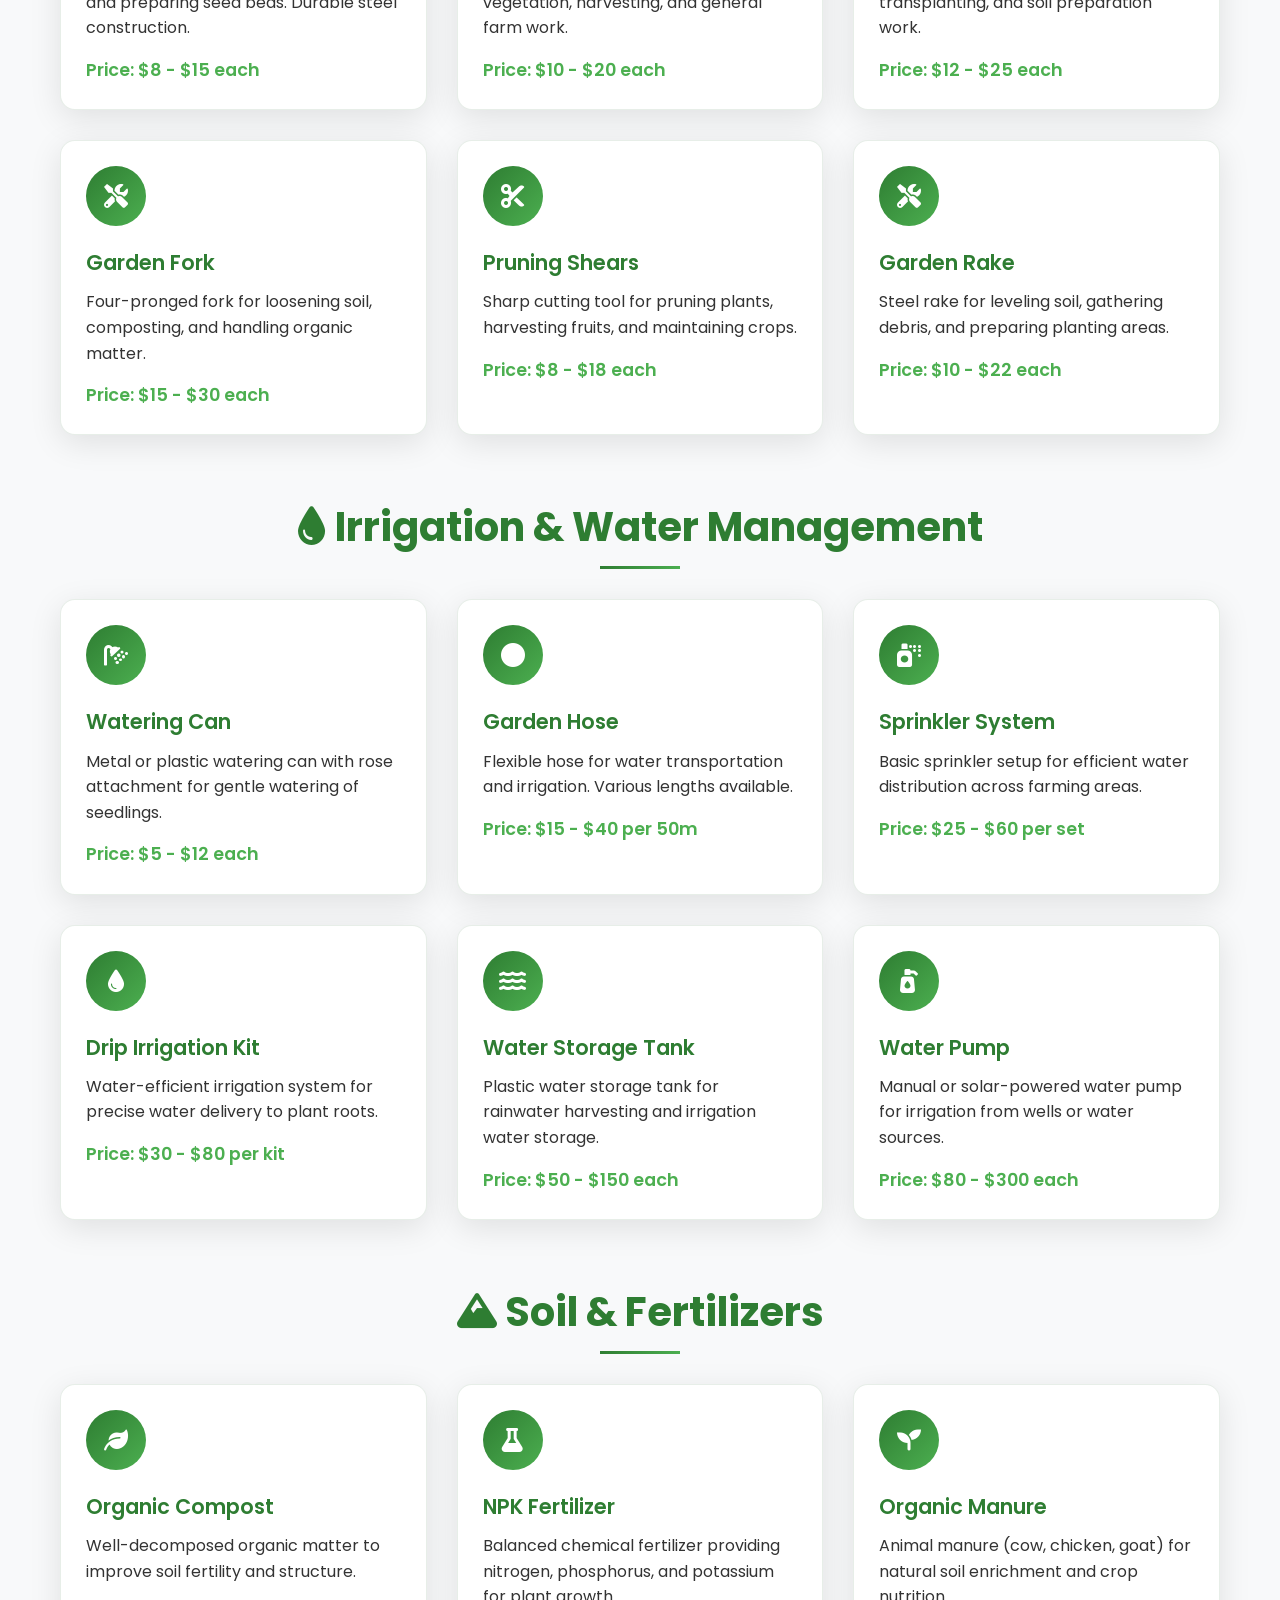
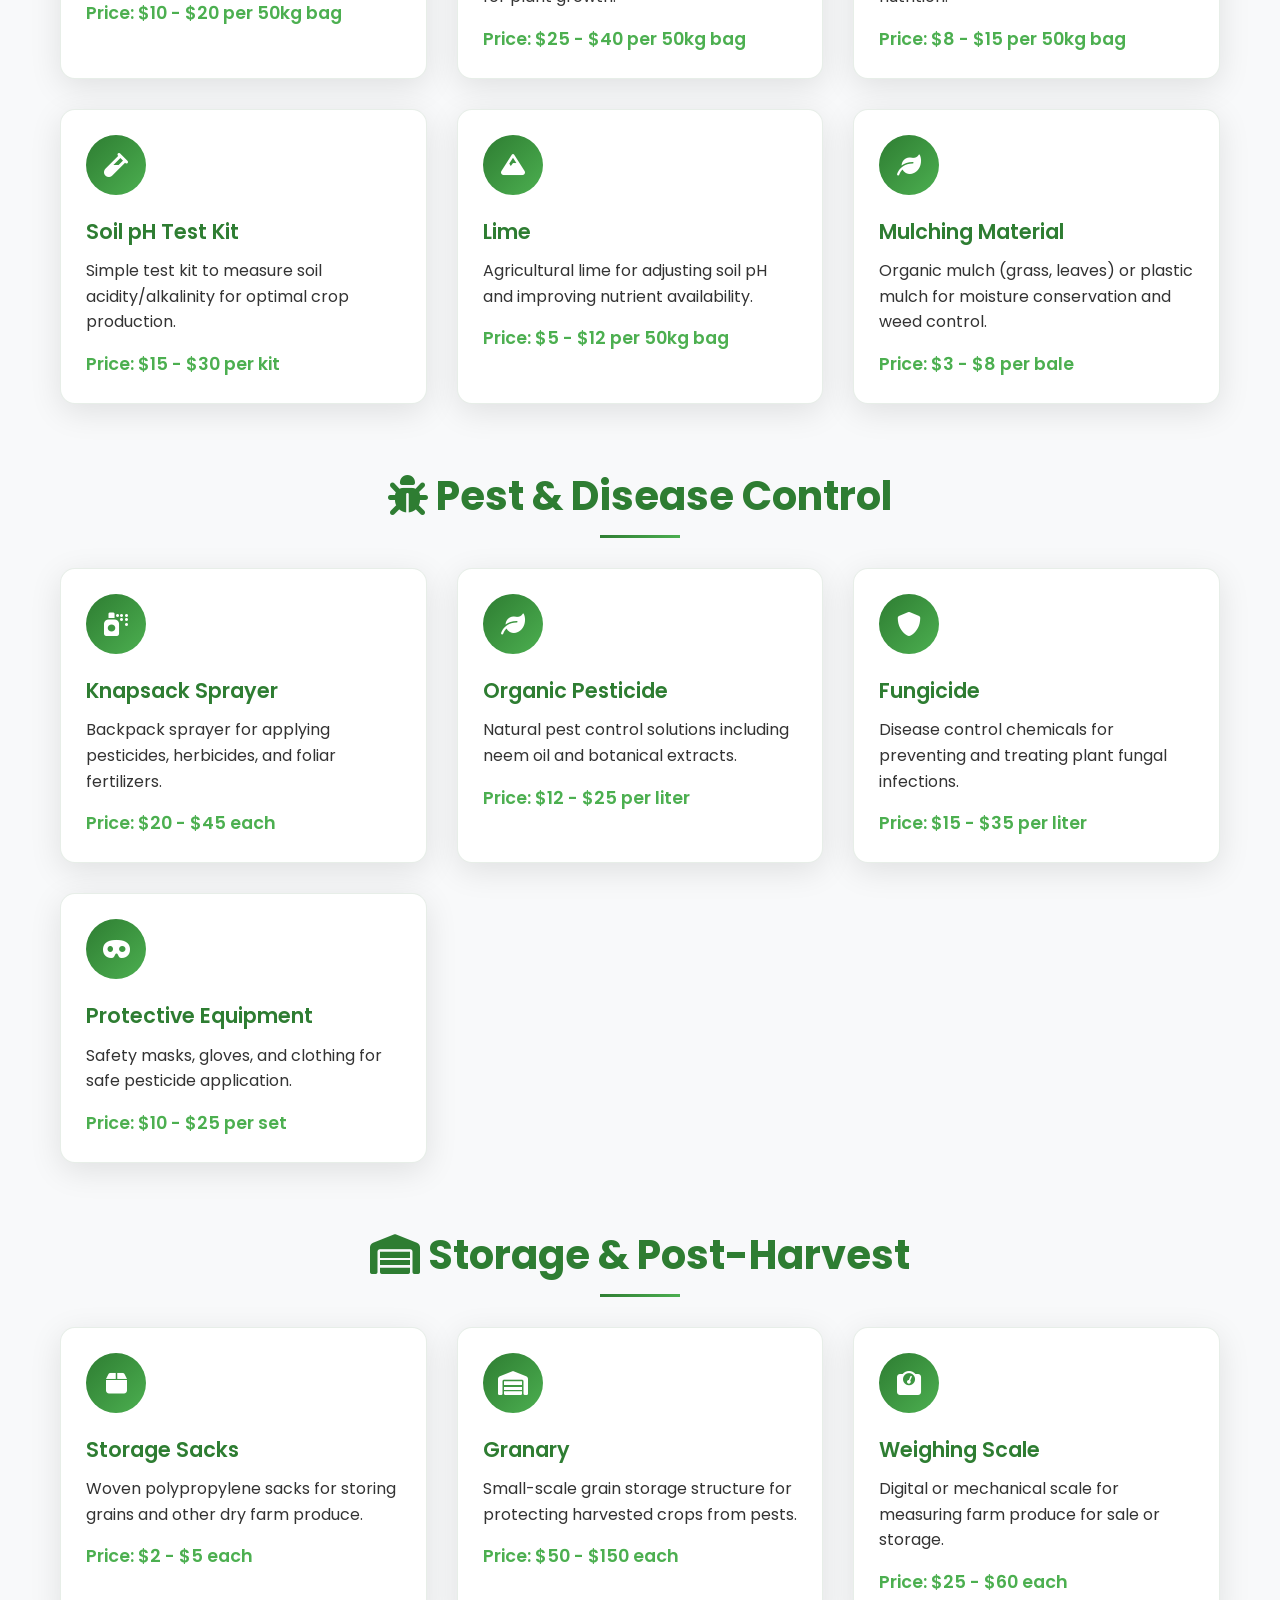
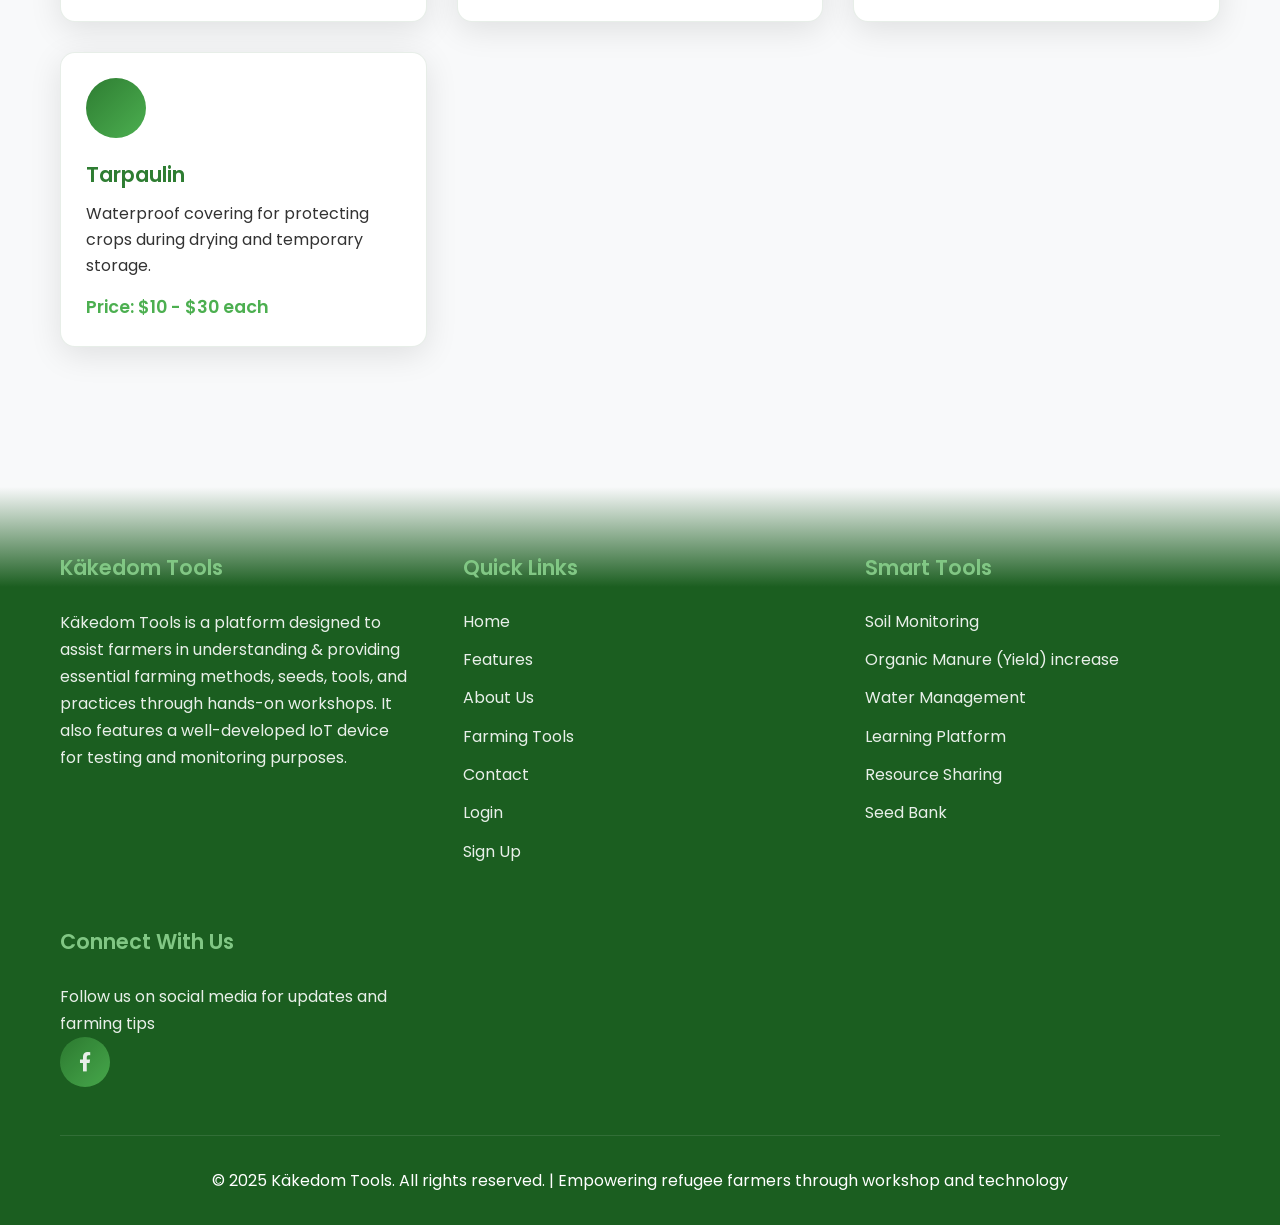
<file: frontend/farming-tools.html>
<!DOCTYPE html>
<html lang="en">
<head>
    <meta charset="UTF-8">
    <meta name="viewport" content="width=device-width, initial-scale=1.0">
    <title>Farming Tools & Seeds - Käkedom Tools</title>
    <link rel="icon" type="image/jpeg" href="images/logo.jpeg">
    <link rel="stylesheet" href="styles.css">
    <link href="https://fonts.googleapis.com/css2?family=Poppins:wght@300;400;500;600;700;800&display=swap" rel="stylesheet">
    <link rel="stylesheet" href="https://cdnjs.cloudflare.com/ajax/libs/font-awesome/6.0.0/css/all.min.css">
    <style>
        .tools-section {
            padding: 80px 0;
            background: var(--light-gray);
        }
        
        .tools-hero {
            text-align: center;
            margin-bottom: 60px;
        }
        
        .tools-hero h1 {
            font-size: 3rem;
            color: var(--primary-green);
            margin-bottom: 20px;
        }
        
        .tools-hero p {
            font-size: 1.2rem;
            color: var(--dark-gray);
            max-width: 600px;
            margin: 0 auto;
        }
        
        .category-section {
            margin-bottom: 60px;
        }
        
        .category-title {
            font-size: 2.5rem;
            color: var(--primary-green);
            text-align: center;
            margin-bottom: 40px;
            position: relative;
        }
        
        .category-title::after {
            content: '';
            position: absolute;
            bottom: -10px;
            left: 50%;
            transform: translateX(-50%);
            width: 80px;
            height: 3px;
            background: var(--gradient-primary);
        }
        
        .tools-grid {
            display: grid;
            grid-template-columns: repeat(auto-fit, minmax(300px, 1fr));
            gap: 30px;
            margin-top: 40px;
        }
        
        .tool-card {
            background: var(--white);
            border-radius: 15px;
            padding: 25px;
            box-shadow: var(--shadow);
            transition: all 0.3s ease;
            border: 1px solid rgba(27, 94, 32, 0.1);
        }
        
        .tool-card:hover {
            transform: translateY(-5px);
            box-shadow: var(--shadow-hover);
        }
        
        .tool-icon {
            width: 60px;
            height: 60px;
            background: var(--gradient-primary);
            border-radius: 50%;
            display: flex;
            align-items: center;
            justify-content: center;
            color: var(--white);
            font-size: 1.5rem;
            margin-bottom: 20px;
        }
        
        .tool-name {
            font-size: 1.3rem;
            font-weight: 600;
            color: var(--primary-green);
            margin-bottom: 10px;
        }
        
        .tool-description {
            color: var(--dark-gray);
            margin-bottom: 15px;
            line-height: 1.6;
        }
        
        .tool-price {
            font-size: 1.1rem;
            font-weight: 600;
            color: var(--secondary-green);
        }
        
        .subcategory {
            margin-bottom: 40px;
        }
        
        .subcategory-title {
            font-size: 1.8rem;
            color: var(--dark-text);
            margin-bottom: 20px;
            padding-left: 15px;
            border-left: 4px solid var(--primary-green);
        }
        
        @media (max-width: 768px) {
            .tools-hero h1 {
                font-size: 2.5rem;
            }
            
            .category-title {
                font-size: 2rem;
            }
            
            .tools-grid {
                grid-template-columns: 1fr;
                gap: 20px;
            }
        }
    </style>
</head>
<body>
    <!-- Navigation -->
    <nav class="navbar">
        <div class="nav-container">
            <div class="nav-logo">
                <img src="images/logo.jpeg" alt="Käkedom Tools Logo" class="logo-img">
                <span class="nav-title">Käkedom Tools</span>
            </div>
            <ul class="nav-menu">
                <li class="nav-item"><a href="index.html" class="nav-link">Home</a></li>
                <li class="nav-item"><a href="about-us.html" class="nav-link">About Us</a></li>
                <li class="nav-item"><a href="signup.html" class="nav-link">Learning</a></li>
                <li class="nav-item"><a href="farming-tools.html" class="nav-link active">Farming Tools</a></li>
                <li class="nav-item"><a href="signup.html" class="nav-link">Resources</a></li>
                <li class="nav-item"><a href="login.html" class="nav-link">Login</a></li>
            </ul>
            <div class="hamburger">
                <span class="bar"></span>
                <span class="bar"></span>
                <span class="bar"></span>
            </div>
        </div>
    </nav>

    <!-- Main Content -->
    <main class="tools-section">
        <div class="container">
            <!-- Hero Section -->
            <div class="tools-hero">
                <h1>Smart Farming Tools & Real-Time Monitoring</h1>
                <p>Essential tools and IoT monitoring equipment for our data-driven farming initiative in Kiryandongo Refugee Camp. All sensor data syncs live to Firebase for real-time dashboard monitoring.</p>
            </div>

            <!-- Priority Requirements Section -->
            <div class="category-section">
                <h2 class="category-title" style="color: #d32f2f;">
                    <i class="fas fa-exclamation-triangle"></i> Immediate Requirements - Order Priority
                </h2>
                
                <div class="subcategory">
                    <h3 class="subcategory-title" style="color: #d32f2f;">🌱 Priority Seeds Needed Now</h3>
                    <div class="tools-grid">
                        <div class="tool-card" style="border: 3px solid #d32f2f; background: #ffebee;">
                            <div class="tool-icon" style="background: #d32f2f;">
                                <i class="fas fa-leaf"></i>
                            </div>
                            <div class="tool-name" style="color: #d32f2f;">Okra Seeds - PRIORITY</div>
                            <div class="tool-description">High-yielding okra variety suitable for tropical climate. Disease resistant and fast-growing.</div>
                            <div class="tool-price" style="color: #d32f2f; font-weight: 700;">URGENT: $5 - $8 per kg</div>
                        </div>
                        
                        <div class="tool-card" style="border: 3px solid #d32f2f; background: #ffebee;">
                            <div class="tool-icon" style="background: #d32f2f;">
                                <i class="fas fa-carrot"></i>
                            </div>
                            <div class="tool-name" style="color: #d32f2f;">Tomato Seeds - PRIORITY</div>
                            <div class="tool-description">Determinate tomato variety with good shelf life. Suitable for both fresh consumption and processing.</div>
                            <div class="tool-price" style="color: #d32f2f; font-weight: 700;">URGENT: $15 - $25 per kg</div>
                        </div>
                        
                        <div class="tool-card" style="border: 3px solid #d32f2f; background: #ffebee;">
                            <div class="tool-icon" style="background: #d32f2f;">
                                <i class="fas fa-pepper-hot"></i>
                            </div>
                            <div class="tool-name" style="color: #d32f2f;">Pepper Seeds - PRIORITY</div>
                            <div class="tool-description">Bell pepper and chili pepper varieties. Heat-tolerant and high-yielding.</div>
                            <div class="tool-price" style="color: #d32f2f; font-weight: 700;">URGENT: $20 - $30 per kg</div>
                        </div>
                        
                        <div class="tool-card" style="border: 3px solid #d32f2f; background: #ffebee;">
                            <div class="tool-icon" style="background: #d32f2f;">
                                <i class="fas fa-seedling"></i>
                            </div>
                            <div class="tool-name" style="color: #d32f2f;">Cabbage Seeds - PRIORITY</div>
                            <div class="tool-description">Round-headed cabbage variety with good storage quality and disease resistance.</div>
                            <div class="tool-price" style="color: #d32f2f; font-weight: 700;">URGENT: $12 - $18 per kg</div>
                        </div>
                        
                        <div class="tool-card" style="border: 3px solid #d32f2f; background: #ffebee;">
                            <div class="tool-icon" style="background: #d32f2f;">
                                <i class="fas fa-leaf"></i>
                            </div>
                            <div class="tool-name" style="color: #d32f2f;">Spinach Seeds - PRIORITY</div>
                            <div class="tool-description">Fast-growing leafy green vegetable. Rich in nutrients and suitable for multiple harvests.</div>
                            <div class="tool-price" style="color: #d32f2f; font-weight: 700;">URGENT: $8 - $12 per kg</div>
                        </div>
                        
                        <div class="tool-card" style="border: 3px solid #d32f2f; background: #ffebee;">
                            <div class="tool-icon" style="background: #d32f2f;">
                                <i class="fas fa-apple-alt"></i>
                            </div>
                            <div class="tool-name" style="color: #d32f2f;">Eggplant Seeds - PRIORITY</div>
                            <div class="tool-description">Purple eggplant variety with excellent fruit quality and extended harvest period.</div>
                            <div class="tool-price" style="color: #d32f2f; font-weight: 700;">URGENT: $18 - $25 per kg</div>
                        </div>
                        
                        <div class="tool-card" style="border: 3px solid #d32f2f; background: #ffebee;">
                            <div class="tool-icon" style="background: #d32f2f;">
                                <i class="fas fa-wheat-awn"></i>
                            </div>
                            <div class="tool-name" style="color: #d32f2f;">Maize Seeds - PRIORITY</div>
                            <div class="tool-description">Improved maize variety with high yield potential and drought tolerance.</div>
                            <div class="tool-price" style="color: #d32f2f; font-weight: 700;">URGENT: $3 - $6 per kg</div>
                        </div>
                    </div>
                </div>
                
                <div class="subcategory">
                    <h3 class="subcategory-title" style="color: #d32f2f;">🔧 Essential Tools Needed Now</h3>
                    <div class="tools-grid">
                        <div class="tool-card" style="border: 3px solid #d32f2f; background: #ffebee;">
                            <div class="tool-icon" style="background: #d32f2f;">
                                <i class="fas fa-hammer"></i>
                            </div>
                            <div class="tool-name" style="color: #d32f2f;">Hand Hoe - PRIORITY</div>
                            <div class="tool-description">Essential tool for weeding, cultivating, and preparing seed beds. Durable steel construction.</div>
                            <div class="tool-price" style="color: #d32f2f; font-weight: 700;">URGENT: $8 - $15 each</div>
                        </div>
                        
                        <div class="tool-card" style="border: 3px solid #d32f2f; background: #ffebee;">
                            <div class="tool-icon" style="background: #d32f2f;">
                                <i class="fas fa-shower"></i>
                            </div>
                            <div class="tool-name" style="color: #d32f2f;">Watering Can - PRIORITY</div>
                            <div class="tool-description">Metal or plastic watering can with rose attachment for gentle watering of seedlings.</div>
                            <div class="tool-price" style="color: #d32f2f; font-weight: 700;">URGENT: $5 - $12 each</div>
                        </div>
                    </div>
                </div>
                
                <div class="subcategory">
                    <h3 class="subcategory-title" style="color: #d32f2f;">🌱 Soil Enhancement - Critical</h3>
                    <div class="tools-grid">
                        <div class="tool-card" style="border: 3px solid #d32f2f; background: #ffebee;">
                            <div class="tool-icon" style="background: #d32f2f;">
                                <i class="fas fa-seedling"></i>
                            </div>
                            <div class="tool-name" style="color: #d32f2f;">Organic Manure - PRIORITY</div>
                            <div class="tool-description">Animal manure (cow, chicken, goat) for natural soil enrichment and crop nutrition.</div>
                            <div class="tool-price" style="color: #d32f2f; font-weight: 700;">URGENT: $8 - $15 per 50kg bag</div>
                        </div>
                        
                        <div class="tool-card" style="border: 3px solid #d32f2f; background: #ffebee;">
                            <div class="tool-icon" style="background: #d32f2f;">
                                <i class="fas fa-flask"></i>
                            </div>
                            <div class="tool-name" style="color: #d32f2f;">NPK Fertilizer - PRIORITY</div>
                            <div class="tool-description">Balanced chemical fertilizer providing nitrogen, phosphorus, and potassium for plant growth.</div>
                            <div class="tool-price" style="color: #d32f2f; font-weight: 700;">URGENT: $25 - $40 per 50kg bag</div>
                        </div>
                    </div>
                </div>

                <!-- Shopping Summary -->
                <div style="background: #e8f5e8; border: 2px solid var(--primary-green); border-radius: 15px; padding: 30px; margin-top: 40px;">
                    <h3 style="color: var(--primary-green); text-align: center; margin-bottom: 20px;">
                        <i class="fas fa-shopping-cart"></i> Immediate Purchase Summary
                    </h3>
                    <div style="display: grid; grid-template-columns: repeat(auto-fit, minmax(300px, 1fr)); gap: 20px;">
                        <div>
                            <h4 style="color: var(--dark-text); margin-bottom: 15px;">Seeds Required:</h4>
                            <ul style="color: var(--dark-gray); line-height: 1.8;">
                                <li>✓ Okra Seeds (1-2 kg)</li>
                                <li>✓ Tomato Seeds (0.5-1 kg)</li>
                                <li>✓ Pepper Seeds (0.5 kg)</li>
                                <li>✓ Cabbage Seeds (0.5 kg)</li>
                                <li>✓ Spinach Seeds (1 kg)</li>
                                <li>✓ Eggplant Seeds (0.5 kg)</li>
                                <li>✓ Maize Seeds (5-10 kg)</li>
                            </ul>
                        </div>
                        <div>
                            <h4 style="color: var(--dark-text); margin-bottom: 15px;">Tools & Inputs:</h4>
                            <ul style="color: var(--dark-gray); line-height: 1.8;">
                                <li>✓ Hand Hoe (2-3 pieces)</li>
                                <li>✓ Watering Can (2-3 pieces)</li>
                                <li>✓ Organic Manure (5-10 bags)</li>
                                <li>✓ NPK Fertilizer (2-3 bags)</li>
                            </ul>
                            <div style="margin-top: 20px; padding: 15px; background: var(--white); border-radius: 10px; border: 1px solid var(--primary-green);">
                                <strong style="color: var(--primary-green);">Estimated Total Budget: $350 - $600</strong>
                            </div>
                        </div>
                    </div>
                </div>
            </div>

            <!-- Real-Time Monitoring Equipment Section -->
            <div style="margin-top: 60px; padding: 40px; background: linear-gradient(135deg, #f0f9ff, #e0f2fe); border-radius: 20px; border: 2px solid #0891b2;">
                <div style="text-align: center; margin-bottom: 30px;">
                    <h2 style="color: #0891b2; font-size: 2.2rem; margin-bottom: 10px;">
                        <i class="fas fa-wifi"></i> Real-Time Garden Monitoring System
                    </h2>
                    <p style="color: #0f766e; font-size: 1.1rem; font-weight: 500;">IoT sensors collecting live data and syncing to Firebase dashboard</p>
                </div>
                
                <div class="tools-grid">
                    <div class="tool-card" style="border: 2px solid #10b981; background: linear-gradient(135deg, #f0fdf4, #ecfdf5);">
                        <div class="tool-icon" style="background: #10b981;">
                            <i class="fas fa-thermometer-half"></i>
                        </div>
                        <div class="tool-name" style="color: #10b981;">Soil Temperature Sensor</div>
                        <div class="tool-description">Continuous soil temperature monitoring with Firebase real-time sync. Alerts for optimal planting conditions.</div>
                        <div class="tool-price" style="color: #10b981;">📊 Live Data: 24/7 monitoring</div>
                    </div>
                    
                    <div class="tool-card" style="border: 2px solid #3b82f6; background: linear-gradient(135deg, #eff6ff, #dbeafe);">
                        <div class="tool-icon" style="background: #3b82f6;">
                            <i class="fas fa-tint"></i>
                        </div>
                        <div class="tool-name" style="color: #3b82f6;">Soil Moisture Sensor</div>
                        <div class="tool-description">Real-time soil hydration levels with automated irrigation alerts. Data streams live to dashboard.</div>
                        <div class="tool-price" style="color: #3b82f6;">📊 Live Data: Moisture tracking</div>
                    </div>
                    
                    <div class="tool-card" style="border: 2px solid #f59e0b; background: linear-gradient(135deg, #fffbeb, #fef3c7);">
                        <div class="tool-icon" style="background: #f59e0b;">
                            <i class="fas fa-vial"></i>
                        </div>
                        <div class="tool-name" style="color: #f59e0b;">pH Level Monitor</div>
                        <div class="tool-description">Continuous soil pH measurement for optimal nutrient uptake. Firebase integration for historical trends.</div>
                        <div class="tool-price" style="color: #f59e0b;">📊 Live Data: pH monitoring</div>
                    </div>
                    
                    <div class="tool-card" style="border: 2px solid #8b5cf6; background: linear-gradient(135deg, #faf5ff, #f3e8ff);">
                        <div class="tool-icon" style="background: #8b5cf6;">
                            <i class="fas fa-cloud-rain"></i>
                        </div>
                        <div class="tool-name" style="color: #8b5cf6;">Humidity Sensor</div>
                        <div class="tool-description">Air humidity monitoring for disease prevention and optimal growing conditions. Real-time Firebase sync.</div>
                        <div class="tool-price" style="color: #8b5cf6;">📊 Live Data: Humidity levels</div>
                    </div>
                    
                    <div class="tool-card" style="border: 2px solid #06b6d4; background: linear-gradient(135deg, #f0fdfa, #ccfbf1);">
                        <div class="tool-icon" style="background: #06b6d4;">
                            <i class="fas fa-leaf"></i>
                        </div>
                        <div class="tool-name" style="color: #06b6d4;">Soil Health Analyzer</div>
                        <div class="tool-description">Comprehensive soil nutrient analysis with organic matter detection. Live dashboard updates via Firebase.</div>
                        <div class="tool-price" style="color: #06b6d4;">📊 Live Data: Soil analysis</div>
                    </div>
                    
                    <div class="tool-card" style="border: 2px solid #ef4444; background: linear-gradient(135deg, #fef2f2, #fee2e2);">
                        <div class="tool-icon" style="background: #ef4444;">
                            <i class="fas fa-database"></i>
                        </div>
                        <div class="tool-name" style="color: #ef4444;">Firebase Integration Hub</div>
                        <div class="tool-description">Central data collection point syncing all sensor data to Firebase for real-time dashboard monitoring and alerts.</div>
                        <div class="tool-price" style="color: #ef4444;">🔄 Live Sync: Real-time updates</div>
                    </div>
                </div>
                
                <div style="text-align: center; margin-top: 30px; padding: 20px; background: rgba(16, 185, 129, 0.1); border-radius: 15px;">
                    <h3 style="color: #10b981; margin-bottom: 15px;">
                        <i class="fas fa-sync-alt"></i> All Data Syncs Live to Firebase Dashboard
                    </h3>
                    <p style="color: #0f766e; font-size: 1.1rem; line-height: 1.6;">
                        Every sensor measurement is automatically collected and synchronized to our Firebase database in real-time. 
                        Monitor soil health, moisture, temperature, humidity, and pH levels directly from your dashboard with instant alerts and historical data analysis.
                    </p>
                </div>
            </div>

            <!-- Complete Catalog Section -->
            <div style="margin-top: 80px; padding-top: 40px; border-top: 3px solid var(--light-gray);">
                <div style="text-align: center; margin-bottom: 40px;">
                    <h2 style="color: var(--dark-gray); font-size: 2rem;">Complete Farming Tools & Seeds Catalog</h2>
                    <p style="color: var(--dark-gray); opacity: 0.8;">Full inventory available for future reference and planning</p>
                </div>

            <!-- Seeds Section -->
            <div class="category-section">
                <h2 class="category-title">
                    <i class="fas fa-seedling"></i> Seeds & Planting Materials (Full Catalog)
                </h2>
                
                <div class="subcategory">
                    <h3 class="subcategory-title">Vegetable Seeds</h3>
                    <div class="tools-grid">
                        <div class="tool-card">
                            <div class="tool-icon">
                                <i class="fas fa-leaf"></i>
                            </div>
                            <div class="tool-name">Okra Seeds</div>
                            <div class="tool-description">High-yielding okra variety suitable for tropical climate. Disease resistant and fast-growing.</div>
                            <div class="tool-price">Price: $5 - $8 per kg</div>
                        </div>
                        
                        <div class="tool-card">
                            <div class="tool-icon">
                                <i class="fas fa-carrot"></i>
                            </div>
                            <div class="tool-name">Tomato Seeds</div>
                            <div class="tool-description">Determinate tomato variety with good shelf life. Suitable for both fresh consumption and processing.</div>
                            <div class="tool-price">Price: $15 - $25 per kg</div>
                        </div>
                        
                        <div class="tool-card">
                            <div class="tool-icon">
                                <i class="fas fa-pepper-hot"></i>
                            </div>
                            <div class="tool-name">Pepper Seeds</div>
                            <div class="tool-description">Bell pepper and chili pepper varieties. Heat-tolerant and high-yielding.</div>
                            <div class="tool-price">Price: $20 - $30 per kg</div>
                        </div>
                        
                        <div class="tool-card">
                            <div class="tool-icon">
                                <i class="fas fa-seedling"></i>
                            </div>
                            <div class="tool-name">Cabbage Seeds</div>
                            <div class="tool-description">Round-headed cabbage variety with good storage quality and disease resistance.</div>
                            <div class="tool-price">Price: $12 - $18 per kg</div>
                        </div>
                        
                        <div class="tool-card">
                            <div class="tool-icon">
                                <i class="fas fa-leaf"></i>
                            </div>
                            <div class="tool-name">Spinach Seeds</div>
                            <div class="tool-description">Fast-growing leafy green vegetable. Rich in nutrients and suitable for multiple harvests.</div>
                            <div class="tool-price">Price: $8 - $12 per kg</div>
                        </div>
                        
                        <div class="tool-card">
                            <div class="tool-icon">
                                <i class="fas fa-apple-alt"></i>
                            </div>
                            <div class="tool-name">Eggplant Seeds</div>
                            <div class="tool-description">Purple eggplant variety with excellent fruit quality and extended harvest period.</div>
                            <div class="tool-price">Price: $18 - $25 per kg</div>
                        </div>
                    </div>
                </div>
                
                <div class="subcategory">
                    <h3 class="subcategory-title">Grain & Cereal Seeds</h3>
                    <div class="tools-grid">
                        <div class="tool-card">
                            <div class="tool-icon">
                                <i class="fas fa-wheat-awn"></i>
                            </div>
                            <div class="tool-name">Maize Seeds</div>
                            <div class="tool-description">Improved maize variety with high yield potential and drought tolerance.</div>
                            <div class="tool-price">Price: $3 - $6 per kg</div>
                        </div>
                        
                        <div class="tool-card">
                            <div class="tool-icon">
                                <i class="fas fa-seedling"></i>
                            </div>
                            <div class="tool-name">Rice Seeds</div>
                            <div class="tool-description">Upland rice variety suitable for rain-fed cultivation with good grain quality.</div>
                            <div class="tool-price">Price: $4 - $7 per kg</div>
                        </div>
                        
                        <div class="tool-card">
                            <div class="tool-icon">
                                <i class="fas fa-wheat-awn"></i>
                            </div>
                            <div class="tool-name">Sorghum Seeds</div>
                            <div class="tool-description">Drought-resistant grain crop with high nutritional value and multiple uses.</div>
                            <div class="tool-price">Price: $2 - $5 per kg</div>
                        </div>
                        
                        <div class="tool-card">
                            <div class="tool-icon">
                                <i class="fas fa-seedling"></i>
                            </div>
                            <div class="tool-name">Millet Seeds</div>
                            <div class="tool-description">Small grain cereal with excellent drought tolerance and nutritional benefits.</div>
                            <div class="tool-price">Price: $3 - $6 per kg</div>
                        </div>
                    </div>
                </div>
                
                <div class="subcategory">
                    <h3 class="subcategory-title">Legume Seeds</h3>
                    <div class="tools-grid">
                        <div class="tool-card">
                            <div class="tool-icon">
                                <i class="fas fa-seedling"></i>
                            </div>
                            <div class="tool-name">Bean Seeds</div>
                            <div class="tool-description">Common bean varieties including climbing and bush types. High protein content.</div>
                            <div class="tool-price">Price: $4 - $8 per kg</div>
                        </div>
                        
                        <div class="tool-card">
                            <div class="tool-icon">
                                <i class="fas fa-leaf"></i>
                            </div>
                            <div class="tool-name">Groundnut Seeds</div>
                            <div class="tool-description">Peanut variety with good oil content and market value. Nitrogen-fixing crop.</div>
                            <div class="tool-price">Price: $6 - $10 per kg</div>
                        </div>
                        
                        <div class="tool-card">
                            <div class="tool-icon">
                                <i class="fas fa-seedling"></i>
                            </div>
                            <div class="tool-name">Cowpea Seeds</div>
                            <div class="tool-description">Black-eyed pea variety with dual purpose for grain and fodder production.</div>
                            <div class="tool-price">Price: $5 - $9 per kg</div>
                        </div>
                    </div>
                </div>
            </div>

            <!-- Hand Tools Section -->
            <div class="category-section">
                <h2 class="category-title">
                    <i class="fas fa-tools"></i> Hand Tools
                </h2>
                
                <div class="tools-grid">
                    <div class="tool-card">
                        <div class="tool-icon">
                            <i class="fas fa-hammer"></i>
                        </div>
                        <div class="tool-name">Hand Hoe</div>
                        <div class="tool-description">Essential tool for weeding, cultivating, and preparing seed beds. Durable steel construction.</div>
                        <div class="tool-price">Price: $8 - $15 each</div>
                    </div>
                    
                    <div class="tool-card">
                        <div class="tool-icon">
                            <i class="fas fa-cut"></i>
                        </div>
                        <div class="tool-name">Machete/Panga</div>
                        <div class="tool-description">Multi-purpose cutting tool for clearing vegetation, harvesting, and general farm work.</div>
                        <div class="tool-price">Price: $10 - $20 each</div>
                    </div>
                    
                    <div class="tool-card">
                        <div class="tool-icon">
                            <i class="fas fa-shovel"></i>
                        </div>
                        <div class="tool-name">Spade</div>
                        <div class="tool-description">Heavy-duty spade for digging, transplanting, and soil preparation work.</div>
                        <div class="tool-price">Price: $12 - $25 each</div>
                    </div>
                    
                    <div class="tool-card">
                        <div class="tool-icon">
                            <i class="fas fa-tools"></i>
                        </div>
                        <div class="tool-name">Garden Fork</div>
                        <div class="tool-description">Four-pronged fork for loosening soil, composting, and handling organic matter.</div>
                        <div class="tool-price">Price: $15 - $30 each</div>
                    </div>
                    
                    <div class="tool-card">
                        <div class="tool-icon">
                            <i class="fas fa-cut"></i>
                        </div>
                        <div class="tool-name">Pruning Shears</div>
                        <div class="tool-description">Sharp cutting tool for pruning plants, harvesting fruits, and maintaining crops.</div>
                        <div class="tool-price">Price: $8 - $18 each</div>
                    </div>
                    
                    <div class="tool-card">
                        <div class="tool-icon">
                            <i class="fas fa-tools"></i>
                        </div>
                        <div class="tool-name">Garden Rake</div>
                        <div class="tool-description">Steel rake for leveling soil, gathering debris, and preparing planting areas.</div>
                        <div class="tool-price">Price: $10 - $22 each</div>
                    </div>
                </div>
            </div>

            <!-- Irrigation Tools Section -->
            <div class="category-section">
                <h2 class="category-title">
                    <i class="fas fa-tint"></i> Irrigation & Water Management
                </h2>
                
                <div class="tools-grid">
                    <div class="tool-card">
                        <div class="tool-icon">
                            <i class="fas fa-shower"></i>
                        </div>
                        <div class="tool-name">Watering Can</div>
                        <div class="tool-description">Metal or plastic watering can with rose attachment for gentle watering of seedlings.</div>
                        <div class="tool-price">Price: $5 - $12 each</div>
                    </div>
                    
                    <div class="tool-card">
                        <div class="tool-icon">
                            <i class="fas fa-circle"></i>
                        </div>
                        <div class="tool-name">Garden Hose</div>
                        <div class="tool-description">Flexible hose for water transportation and irrigation. Various lengths available.</div>
                        <div class="tool-price">Price: $15 - $40 per 50m</div>
                    </div>
                    
                    <div class="tool-card">
                        <div class="tool-icon">
                            <i class="fas fa-spray-can"></i>
                        </div>
                        <div class="tool-name">Sprinkler System</div>
                        <div class="tool-description">Basic sprinkler setup for efficient water distribution across farming areas.</div>
                        <div class="tool-price">Price: $25 - $60 per set</div>
                    </div>
                    
                    <div class="tool-card">
                        <div class="tool-icon">
                            <i class="fas fa-tint"></i>
                        </div>
                        <div class="tool-name">Drip Irrigation Kit</div>
                        <div class="tool-description">Water-efficient irrigation system for precise water delivery to plant roots.</div>
                        <div class="tool-price">Price: $30 - $80 per kit</div>
                    </div>
                    
                    <div class="tool-card">
                        <div class="tool-icon">
                            <i class="fas fa-water"></i>
                        </div>
                        <div class="tool-name">Water Storage Tank</div>
                        <div class="tool-description">Plastic water storage tank for rainwater harvesting and irrigation water storage.</div>
                        <div class="tool-price">Price: $50 - $150 each</div>
                    </div>
                    
                    <div class="tool-card">
                        <div class="tool-icon">
                            <i class="fas fa-pump-soap"></i>
                        </div>
                        <div class="tool-name">Water Pump</div>
                        <div class="tool-description">Manual or solar-powered water pump for irrigation from wells or water sources.</div>
                        <div class="tool-price">Price: $80 - $300 each</div>
                    </div>
                </div>
            </div>

            <!-- Soil & Fertilizer Section -->
            <div class="category-section">
                <h2 class="category-title">
                    <i class="fas fa-mountain"></i> Soil & Fertilizers
                </h2>
                
                <div class="tools-grid">
                    <div class="tool-card">
                        <div class="tool-icon">
                            <i class="fas fa-leaf"></i>
                        </div>
                        <div class="tool-name">Organic Compost</div>
                        <div class="tool-description">Well-decomposed organic matter to improve soil fertility and structure.</div>
                        <div class="tool-price">Price: $10 - $20 per 50kg bag</div>
                    </div>
                    
                    <div class="tool-card">
                        <div class="tool-icon">
                            <i class="fas fa-flask"></i>
                        </div>
                        <div class="tool-name">NPK Fertilizer</div>
                        <div class="tool-description">Balanced chemical fertilizer providing nitrogen, phosphorus, and potassium for plant growth.</div>
                        <div class="tool-price">Price: $25 - $40 per 50kg bag</div>
                    </div>
                    
                    <div class="tool-card">
                        <div class="tool-icon">
                            <i class="fas fa-seedling"></i>
                        </div>
                        <div class="tool-name">Organic Manure</div>
                        <div class="tool-description">Animal manure (cow, chicken, goat) for natural soil enrichment and crop nutrition.</div>
                        <div class="tool-price">Price: $8 - $15 per 50kg bag</div>
                    </div>
                    
                    <div class="tool-card">
                        <div class="tool-icon">
                            <i class="fas fa-vial"></i>
                        </div>
                        <div class="tool-name">Soil pH Test Kit</div>
                        <div class="tool-description">Simple test kit to measure soil acidity/alkalinity for optimal crop production.</div>
                        <div class="tool-price">Price: $15 - $30 per kit</div>
                    </div>
                    
                    <div class="tool-card">
                        <div class="tool-icon">
                            <i class="fas fa-mountain"></i>
                        </div>
                        <div class="tool-name">Lime</div>
                        <div class="tool-description">Agricultural lime for adjusting soil pH and improving nutrient availability.</div>
                        <div class="tool-price">Price: $5 - $12 per 50kg bag</div>
                    </div>
                    
                    <div class="tool-card">
                        <div class="tool-icon">
                            <i class="fas fa-leaf"></i>
                        </div>
                        <div class="tool-name">Mulching Material</div>
                        <div class="tool-description">Organic mulch (grass, leaves) or plastic mulch for moisture conservation and weed control.</div>
                        <div class="tool-price">Price: $3 - $8 per bale</div>
                    </div>
                </div>
            </div>

            <!-- Pest Control Section -->
            <div class="category-section">
                <h2 class="category-title">
                    <i class="fas fa-bug"></i> Pest & Disease Control
                </h2>
                
                <div class="tools-grid">
                    <div class="tool-card">
                        <div class="tool-icon">
                            <i class="fas fa-spray-can"></i>
                        </div>
                        <div class="tool-name">Knapsack Sprayer</div>
                        <div class="tool-description">Backpack sprayer for applying pesticides, herbicides, and foliar fertilizers.</div>
                        <div class="tool-price">Price: $20 - $45 each</div>
                    </div>
                    
                    <div class="tool-card">
                        <div class="tool-icon">
                            <i class="fas fa-leaf"></i>
                        </div>
                        <div class="tool-name">Organic Pesticide</div>
                        <div class="tool-description">Natural pest control solutions including neem oil and botanical extracts.</div>
                        <div class="tool-price">Price: $12 - $25 per liter</div>
                    </div>
                    
                    <div class="tool-card">
                        <div class="tool-icon">
                            <i class="fas fa-shield-alt"></i>
                        </div>
                        <div class="tool-name">Fungicide</div>
                        <div class="tool-description">Disease control chemicals for preventing and treating plant fungal infections.</div>
                        <div class="tool-price">Price: $15 - $35 per liter</div>
                    </div>
                    
                    <div class="tool-card">
                        <div class="tool-icon">
                            <i class="fas fa-mask"></i>
                        </div>
                        <div class="tool-name">Protective Equipment</div>
                        <div class="tool-description">Safety masks, gloves, and clothing for safe pesticide application.</div>
                        <div class="tool-price">Price: $10 - $25 per set</div>
                    </div>
                </div>
            </div>

            <!-- Storage & Post-Harvest Section -->
            <div class="category-section">
                <h2 class="category-title">
                    <i class="fas fa-warehouse"></i> Storage & Post-Harvest
                </h2>
                
                <div class="tools-grid">
                    <div class="tool-card">
                        <div class="tool-icon">
                            <i class="fas fa-box"></i>
                        </div>
                        <div class="tool-name">Storage Sacks</div>
                        <div class="tool-description">Woven polypropylene sacks for storing grains and other dry farm produce.</div>
                        <div class="tool-price">Price: $2 - $5 each</div>
                    </div>
                    
                    <div class="tool-card">
                        <div class="tool-icon">
                            <i class="fas fa-warehouse"></i>
                        </div>
                        <div class="tool-name">Granary</div>
                        <div class="tool-description">Small-scale grain storage structure for protecting harvested crops from pests.</div>
                        <div class="tool-price">Price: $50 - $150 each</div>
                    </div>
                    
                    <div class="tool-card">
                        <div class="tool-icon">
                            <i class="fas fa-weight"></i>
                        </div>
                        <div class="tool-name">Weighing Scale</div>
                        <div class="tool-description">Digital or mechanical scale for measuring farm produce for sale or storage.</div>
                        <div class="tool-price">Price: $25 - $60 each</div>
                    </div>
                    
                    <div class="tool-card">
                        <div class="tool-icon">
                            <i class="fas fa-tarp"></i>
                        </div>
                        <div class="tool-name">Tarpaulin</div>
                        <div class="tool-description">Waterproof covering for protecting crops during drying and temporary storage.</div>
                        <div class="tool-price">Price: $10 - $30 each</div>
                    </div>
                </div>
            </div>
            
            </div> <!-- End Complete Catalog Section -->
        </div>
    </main>

    <!-- Footer -->
    <footer class="footer">
        <div class="container">
            <div class="footer-content">
                <div class="footer-section">
                    <h3>Käkedom Tools</h3>
                    <p>Käkedom Tools is a platform designed to assist farmers in understanding & providing essential farming methods, seeds, tools, and practices through hands-on workshops. It also features a well-developed IoT device for testing and monitoring purposes.</p>
                </div>
                <div class="footer-section">
                    <h3>Quick Links</h3>
                    <ul>
                        <li><a href="index.html">Home</a></li>
                        <li><a href="#features">Features</a></li>
                        <li><a href="about-us.html">About Us</a></li>
                        <li><a href="farming-tools.html">Farming Tools</a></li>
                        <li><a href="#contact">Contact</a></li>
                        <li><a href="login.html">Login</a></li>
                        <li><a href="signup.html">Sign Up</a></li>
                    </ul>
                </div>
                <div class="footer-section">
                    <h3>Smart Tools</h3>
                    <ul>
                        <li><a href="signup.html">Soil Monitoring</a></li>
                        <li><a href="signup.html">Organic Manure (Yield) increase</a></li>
                        <li><a href="signup.html">Water Management</a></li>
                        <li><a href="signup.html">Learning Platform</a></li>
                        <li><a href="signup.html">Resource Sharing</a></li>
                        <li><a href="signup.html">Seed Bank</a></li>
                    </ul>
                </div>
                <div class="footer-section">
                    <h3>Connect With Us</h3>
                    <p>Follow us on social media for updates and farming tips</p>
                    <div class="social-links">
                        <a href="https://www.facebook.com/profile.php?id=61580896567755&mibextid=wwXIfr&mibextid=wwXIfr"><i class="fab fa-facebook-f"></i></a>
                        <!-- <a href="#"><i class="fab fa-twitter"></i></a>
                        <a href="#"><i class="fab fa-instagram"></i></a>
                        <a href="#"><i class="fab fa-linkedin-in"></i></a>
                        <a href="#"><i class="fab fa-youtube"></i></a> -->
                    </div>
                </div>
            </div>
            <div class="footer-bottom">
                <p>&copy; 2025 Käkedom Tools. All rights reserved. | Empowering refugee farmers through workshop and technology</p>
            </div>
        </div>
    </footer>

    <script src="script.js"></script>
    <script>
        // Enhanced Mobile Navigation for Farming Tools Page
        document.addEventListener('DOMContentLoaded', function() {
            console.log('Farming Tools - DOM loaded, setting up mobile navigation...');
            
            // Wait a bit to ensure all elements are ready
            setTimeout(function() {
                const hamburger = document.querySelector('.hamburger');
                const navMenu = document.querySelector('.nav-menu');
                
                console.log('Farming Tools - Elements found:', {
                    hamburger: !!hamburger,
                    navMenu: !!navMenu
                });
                
                if (hamburger && navMenu) {
                    console.log('✅ Farming Tools - Setting up hamburger click listener');
                    
                    // Clear any existing click handlers
                    hamburger.style.cursor = 'pointer';
                    hamburger.style.userSelect = 'none';
                    
                    function toggleMenu(e) {
                        e.preventDefault();
                        e.stopPropagation();
                        
                        console.log('🍔 Farming Tools - Hamburger clicked!');
                        
                        const isActive = hamburger.classList.contains('active');
                        
                        if (isActive) {
                            hamburger.classList.remove('active');
                            navMenu.classList.remove('active');
                            document.body.style.overflow = '';
                            console.log('📱 Farming Tools - Menu closed');
                        } else {
                            hamburger.classList.add('active');
                            navMenu.classList.add('active');
                            document.body.style.overflow = 'hidden';
                            console.log('📱 Farming Tools - Menu opened');
                        }
                    }
                    
                    // Add click listener
                    hamburger.addEventListener('click', toggleMenu);
                    hamburger.addEventListener('touchstart', toggleMenu);
                    
                    // Close menu when clicking on links
                    const navLinks = document.querySelectorAll('.nav-menu a');
                    navLinks.forEach(link => {
                        link.addEventListener('click', function() {
                            hamburger.classList.remove('active');
                            navMenu.classList.remove('active');
                            document.body.style.overflow = '';
                            console.log('🔗 Farming Tools - Menu closed after link click');
                        });
                    });
                    
                    // Close menu when clicking outside
                    document.addEventListener('click', function(e) {
                        if (!hamburger.contains(e.target) && !navMenu.contains(e.target)) {
                            hamburger.classList.remove('active');
                            navMenu.classList.remove('active');
                            document.body.style.overflow = '';
                        }
                    });
                    
                    console.log('✅ Farming Tools - Mobile navigation setup complete');
                } else {
                    console.error('❌ Farming Tools - Mobile navigation elements not found');
                }
            }, 100);
        });
    </script>
</body>
</html>
</file>
<file: frontend/styles.css>
/* Reset and Base Styles */
* {
    margin: 0;
    padding: 0;
    box-sizing: border-box;
}

body {
    font-family: 'Poppins', sans-serif;
    line-height: 1.6;
    color: #333;
    overflow-x: hidden;
    background: linear-gradient(135deg, #f5f7fa 0%, #c3cfe2 100%);
}

.container {
    max-width: 1200px;
    margin: 0 auto;
    padding: 0 20px;
}

/* Color Variables */
:root {
    --primary-green: #2E7D32;
    --secondary-green: #4CAF50;
    --light-green: #81C784;
    --dark-green: #1B5E20;
    --earth-brown: #8D6E63;
    --light-brown: #D7CCC8;
    --white: #ffffff;
    --light-gray: #f8f9fa;
    --dark-gray: #333333;
    --glass-bg: rgba(255, 255, 255, 0.1);
    --glass-border: rgba(255, 255, 255, 0.2);
    --shadow: 0 8px 32px rgba(0, 0, 0, 0.1);
    --shadow-hover: 0 16px 48px rgba(0, 0, 0, 0.15);
    --gradient-primary: linear-gradient(135deg, #2E7D32 0%, #4CAF50 100%);
    --gradient-secondary: linear-gradient(135deg, #81C784 0%, #A5D6A7 100%);
    --gradient-glass: linear-gradient(135deg, rgba(255, 255, 255, 0.1) 0%, rgba(255, 255, 255, 0.05) 100%);
}

/* Navigation */
.navbar {
    position: fixed;
    top: 0;
    width: 100%;
    background: rgba(255, 255, 255, 0.95);
    backdrop-filter: blur(20px);
    -webkit-backdrop-filter: blur(20px);
    z-index: 1000;
    padding: 1rem 0;
    box-shadow: var(--shadow);
    border-bottom: 1px solid var(--glass-border);
}

.nav-container {
    max-width: 1200px;
    margin: 0 auto;
    padding: 0 40px 0 60px; /* More left padding for logo, less right padding */
    display: flex;
    justify-content: space-between;
    align-items: center;
}

.nav-logo {
    display: flex;
    align-items: center;
    font-size: 1.5rem;
    font-weight: 700;
    color: var(--primary-green);
    text-decoration: none;
    margin-left: -20px; /* Push logo further to the left */
}

.nav-logo .logo-img {
    width: 40px;
    height: 40px;
    object-fit: contain;
    margin-right: 0.75rem;
    border-radius: 8px;
    transition: transform 0.3s ease;
}

.nav-logo .logo-img:hover {
    transform: scale(1.05);
}

.nav-logo i {
    margin-right: 0.5rem;
    font-size: 2rem;
    background: var(--gradient-primary);
    -webkit-background-clip: text;
    -webkit-text-fill-color: transparent;
    background-clip: text;
}

.nav-menu {
    display: flex;
    list-style: none;
    align-items: center;
    gap: 0.5rem; /* Reduced gap between navigation links */
    margin-right: -10px; /* Pull menu items closer to the right */
}

.nav-menu a {
    text-decoration: none;
    color: var(--dark-gray);
    font-weight: 500;
    padding: 0.5rem 0.75rem; /* Reduced horizontal padding for tighter spacing */
    border-radius: 25px;
    transition: all 0.3s ease;
    position: relative;
    overflow: hidden;
}

.nav-menu a::before {
    content: '';
    position: absolute;
    top: 0;
    left: -100%;
    width: 100%;
    height: 100%;
    background: var(--gradient-primary);
    transition: left 0.3s ease;
    z-index: -1;
}

.nav-menu a:hover::before {
    left: 0;
}

.nav-menu a:hover {
    color: var(--white);
    transform: translateY(-2px);
}

.btn-login, .btn-signup {
    padding: 0.6rem 1.2rem; /* Slightly reduced padding for better spacing */
    border-radius: 25px;
    transition: all 0.3s ease;
    font-weight: 600;
    position: relative;
    overflow: hidden;
    margin-left: 0.25rem; /* Small left margin for separation from regular nav items */
}

.btn-login {
    color: var(--primary-green);
    border: 2px solid var(--primary-green);
    background: transparent;
}

.btn-login:hover {
    background: var(--primary-green);
    color: var(--white);
    transform: translateY(-3px);
    box-shadow: var(--shadow-hover);
}

.btn-signup {
    background: var(--gradient-primary);
    color: var(--white);
    border: none;
}

.btn-signup:hover {
    transform: translateY(-3px);
    box-shadow: var(--shadow-hover);
}

.hamburger {
    display: none;
    flex-direction: column;
    cursor: pointer;
    padding: 8px;
    border-radius: 4px;
    transition: all 0.3s ease;
    -webkit-tap-highlight-color: transparent;
    user-select: none;
    position: relative;
    z-index: 1002;
    min-width: 40px;
    min-height: 40px;
    justify-content: center;
    align-items: center;
}

.hamburger:hover {
    background-color: rgba(27, 94, 32, 0.1);
}

.hamburger:active {
    background-color: rgba(27, 94, 32, 0.2);
}

.hamburger span,
.hamburger .bar {
    width: 25px;
    height: 3px;
    background: var(--primary-green);
    margin: 2px 0;
    transition: all 0.3s ease;
    border-radius: 2px;
    display: block;
    pointer-events: none;
    position: relative;
}

/* Ensure hamburger is visible and clickable on mobile */
@media (max-width: 768px) {
    .hamburger {
        display: flex !important;
        background: rgba(255, 255, 255, 0.1);
        backdrop-filter: blur(10px);
        border: 2px solid transparent;
    }
    
    .hamburger:hover,
    .hamburger:focus {
        background: rgba(27, 94, 32, 0.15);
        border-color: rgba(27, 94, 32, 0.3);
    }
    
    .hamburger .bar {
        background: var(--primary-green);
    }
}

.hamburger.active span:nth-child(1),
.hamburger.active .bar:nth-child(1) {
    transform: rotate(-45deg) translate(-5px, 6px);
}

.hamburger.active span:nth-child(2),
.hamburger.active .bar:nth-child(2) {
    opacity: 0;
}

.hamburger.active span:nth-child(3),
.hamburger.active .bar:nth-child(3) {
    transform: rotate(45deg) translate(-5px, -6px);
}

/* Hero Section */
.hero {
    padding: 120px 0 80px;
    background: linear-gradient(135deg, rgba(27, 94, 32, 0.8) 0%, rgba(76, 175, 80, 0.7) 100%),
                url('./images/africa_numbers_cover.jpg') center/cover no-repeat;
    color: var(--white);
    min-height: 100vh;
    display: flex;
    align-items: center;
    position: relative;
    overflow: hidden;
}

.hero::before {
    content: '';
    position: absolute;
    top: 0;
    left: 0;
    right: 0;
    bottom: 0;
    background: url('data:image/svg+xml,<svg xmlns="http://www.w3.org/2000/svg" viewBox="0 0 100 100"><defs><pattern id="grain" width="100" height="100" patternUnits="userSpaceOnUse"><circle cx="50" cy="50" r="1" fill="white" opacity="0.1"/></pattern></defs><rect width="100" height="100" fill="url(%23grain)"/></svg>');
    opacity: 0.3;
}

.hero-container {
    max-width: 1200px;
    margin: 0 auto;
    padding: 0 20px;
    display: grid;
    grid-template-columns: 1fr 1fr;
    gap: 4rem;
    align-items: center;
    position: relative;
    z-index: 2;
}

.hero-content h1 {
    font-size: 3.5rem;
    font-weight: 700;
    margin-bottom: 1.5rem;
    line-height: 1.2;
    text-shadow: 2px 2px 4px rgba(0, 0, 0, 0.3);
}

.hero-content p {
    font-size: 1.3rem;
    margin-bottom: 2rem;
    opacity: 0.95;
    line-height: 1.6;
}

.hero-buttons {
    display: flex;
    gap: 1.5rem;
    flex-wrap: wrap;
}

.btn-primary, .btn-secondary {
    padding: 1.2rem 2.5rem;
    border-radius: 50px;
    text-decoration: none;
    font-weight: 600;
    transition: all 0.3s ease;
    display: inline-block;
    position: relative;
    overflow: hidden;
    font-size: 1.1rem;
}

.btn-primary {
    background: var(--white);
    color: var(--primary-green);
    box-shadow: var(--shadow);
}

.btn-primary:hover {
    transform: translateY(-5px);
    box-shadow: var(--shadow-hover);
}

.btn-secondary {
    border: 2px solid var(--white);
    color: var(--white);
    background: transparent;
}

.btn-secondary:hover {
    background: var(--white);
    color: var(--primary-green);
    transform: translateY(-5px);
}

.hero-image {
    position: relative;
}

.hero-image img {
    width: 100%;
    border-radius: 20px;
    box-shadow: var(--shadow-hover);
    transition: transform 0.3s ease;
}

.hero-image:hover img {
    transform: scale(1.05);
}

.hero-image::before {
    content: '';
    position: absolute;
    top: -10px;
    left: -10px;
    right: 10px;
    bottom: 10px;
    background: var(--gradient-primary);
    border-radius: 20px;
    z-index: -1;
    opacity: 0.3;
}

/* Features Section */
.features {
    padding: 100px 0;
    background: var(--light-gray);
    position: relative;
}

.features::before {
    content: '';
    position: absolute;
    top: 0;
    left: 0;
    right: 0;
    height: 100px;
    background: linear-gradient(to bottom, transparent, var(--light-gray));
}

.features h2 {
    text-align: center;
    font-size: 3rem;
    margin-bottom: 1rem;
    color: var(--dark-green);
    font-weight: 700;
}

.features .subtitle {
    text-align: center;
    font-size: 1.2rem;
    color: #666;
    margin-bottom: 4rem;
    max-width: 600px;
    margin-left: auto;
    margin-right: auto;
}

.features-grid {
    display: grid;
    grid-template-columns: repeat(auto-fit, minmax(380px, 1fr));
    gap: 2.5rem;
}

.feature-card {
    background: var(--white);
    padding: 3rem 2rem;
    border-radius: 20px;
    text-align: center;
    box-shadow: var(--shadow);
    transition: all 0.3s ease;
    position: relative;
    overflow: hidden;
    border: 1px solid rgba(255, 255, 255, 0.2);
}

.feature-card::before {
    content: '';
    position: absolute;
    top: 0;
    left: 0;
    right: 0;
    height: 4px;
    background: var(--gradient-primary);
}

.feature-card:hover {
    transform: translateY(-15px);
    box-shadow: var(--shadow-hover);
}

.feature-icon {
    width: 100px;
    height: 100px;
    background: var(--gradient-primary);
    border-radius: 50%;
    display: flex;
    align-items: center;
    justify-content: center;
    margin: 0 auto 2rem;
    position: relative;
    box-shadow: 0 10px 30px rgba(46, 125, 50, 0.3);
}

.feature-icon::before {
    content: '';
    position: absolute;
    top: -5px;
    left: -5px;
    right: -5px;
    bottom: -5px;
    background: var(--gradient-primary);
    border-radius: 50%;
    z-index: -1;
    opacity: 0.3;
}

.feature-icon i {
    font-size: 2.5rem;
    color: var(--white);
}

.feature-card h3 {
    font-size: 1.5rem;
    margin-bottom: 1rem;
    color: var(--dark-green);
    font-weight: 600;
}

.feature-card p {
    color: #666;
    line-height: 1.7;
    font-size: 1rem;
}

/* About Section */
.about {
    padding: 100px 0;
    background: var(--white);
    position: relative;
}

.about::before {
    content: '';
    position: absolute;
    top: 0;
    left: 0;
    right: 0;
    height: 100px;
    background: linear-gradient(to bottom, var(--light-gray), var(--white));
}

.about-content {
    display: grid;
    grid-template-columns: 1fr 1fr;
    gap: 5rem;
    align-items: center;
}

.about-text h2 {
    font-size: 3rem;
    margin-bottom: 2rem;
    color: var(--dark-green);
    font-weight: 700;
}

.about-text p {
    margin-bottom: 1.5rem;
    color: #666;
    font-size: 1.1rem;
    line-height: 1.7;
}

.about-text ul {
    margin: 2rem 0;
    padding-left: 1.5rem;
}

.about-text li {
    margin-bottom: 0.8rem;
    color: #666;
    font-size: 1.1rem;
    position: relative;
}

.about-text li::before {
    content: '✓';
    color: var(--primary-green);
    font-weight: bold;
    margin-right: 0.5rem;
}

.about-image {
    position: relative;
}

.about-image img {
    width: 100%;
    border-radius: 20px;
    box-shadow: var(--shadow-hover);
    transition: transform 0.3s ease;
}

.about-image:hover img {
    transform: scale(1.05);
}

.about-image::before {
    content: '';
    position: absolute;
    top: -15px;
    left: -15px;
    right: 15px;
    bottom: 15px;
    background: var(--gradient-secondary);
    border-radius: 20px;
    z-index: -1;
    opacity: 0.2;
}

/* Impact Section */
.impact {
    padding: 100px 0;
    background: var(--gradient-primary);
    color: var(--white);
    position: relative;
    overflow: hidden;
}

.impact::before {
    content: '';
    position: absolute;
    top: 0;
    left: 0;
    right: 0;
    bottom: 0;
    background: url('./images/soil-check.jpg') center/cover no-repeat;
    opacity: 0.15;
}

.impact h2 {
    text-align: center;
    font-size: 3rem;
    margin-bottom: 1rem;
    font-weight: 700;
    position: relative;
    z-index: 2;
}

.impact .subtitle {
    text-align: center;
    font-size: 1.2rem;
    margin-bottom: 4rem;
    opacity: 0.9;
    position: relative;
    z-index: 2;
}

.impact-grid {
    display: grid;
    grid-template-columns: repeat(auto-fit, minmax(280px, 1fr));
    gap: 3rem;
    position: relative;
    z-index: 2;
}

.impact-card {
    text-align: center;
    padding: 3rem 2rem;
    background: rgba(255, 255, 255, 0.1);
    backdrop-filter: blur(10px);
    border-radius: 20px;
    border: 1px solid rgba(255, 255, 255, 0.2);
    transition: transform 0.3s ease;
}

.impact-card:hover {
    transform: translateY(-10px);
}

.impact-number {
    font-size: 4rem;
    font-weight: 700;
    color: var(--light-green);
    margin-bottom: 1rem;
    text-shadow: 2px 2px 4px rgba(0, 0, 0, 0.3);
}

.impact-card h3 {
    font-size: 1.4rem;
    margin-bottom: 1rem;
    font-weight: 600;
}

.impact-card p {
    opacity: 0.9;
    line-height: 1.6;
}

/* Gallery Section */
.gallery {
    padding: 100px 0;
    background: var(--white);
    position: relative;
}

.gallery::before {
    content: '';
    position: absolute;
    top: 0;
    left: 0;
    right: 0;
    height: 100px;
    background: linear-gradient(to bottom, var(--light-gray), var(--white));
}

.gallery h2 {
    text-align: center;
    font-size: 3rem;
    margin-bottom: 1rem;
    color: var(--dark-green);
    font-weight: 700;
}

.gallery .subtitle {
    text-align: center;
    font-size: 1.2rem;
    color: #666;
    margin-bottom: 4rem;
    max-width: 600px;
    margin-left: auto;
    margin-right: auto;
}

.gallery-grid {
    display: grid;
    grid-template-columns: repeat(auto-fit, minmax(300px, 1fr));
    gap: 2rem;
}

.gallery-item {
    position: relative;
    border-radius: 20px;
    overflow: hidden;
    box-shadow: var(--shadow);
    transition: all 0.3s ease;
    aspect-ratio: 4/3;
}

.gallery-item:hover {
    transform: translateY(-10px);
    box-shadow: var(--shadow-hover);
}

.gallery-item img {
    width: 100%;
    height: 100%;
    object-fit: cover;
    transition: transform 0.3s ease;
}

.gallery-item:hover img {
    transform: scale(1.1);
}

.gallery-overlay {
    position: absolute;
    bottom: 0;
    left: 0;
    right: 0;
    background: linear-gradient(transparent, rgba(0, 0, 0, 0.8));
    color: var(--white);
    padding: 2rem;
    transform: translateY(100%);
    transition: transform 0.3s ease;
}

.gallery-item:hover .gallery-overlay {
    transform: translateY(0);
}

.gallery-overlay h3 {
    font-size: 1.3rem;
    margin-bottom: 0.5rem;
    font-weight: 600;
}

.gallery-overlay p {
    opacity: 0.9;
    font-size: 0.9rem;
}

/* Testimonials Section */
.testimonials {
    padding: 100px 0;
    background: var(--light-gray);
}
.testimonials h2 {
    text-align: center;
    font-size: 3rem;
    margin-bottom: 1rem;
    color: var(--dark-green);
    font-weight: 700;
}
.testimonials .subtitle {
    text-align: center;
    font-size: 1.2rem;
    color: #666;
    margin-bottom: 4rem;
    max-width: 600px;
    margin-left: auto;
    margin-right: auto;
}
.testimonials-grid {
    display: grid;
    grid-template-columns: repeat(auto-fit, minmax(350px, 1fr));
    gap: 2rem;
}
.testimonial-card {
    background: var(--white);
    padding: 2rem;
    border-radius: 20px;
    box-shadow: var(--shadow);
    display: flex;
    flex-direction: column;
    align-items: center;
    text-align: center;
}
.testimonial-image {
    width: 120px;
    height: 120px;
    border-radius: 50%;
    overflow: hidden;
    margin-bottom: 1.5rem;
    box-shadow: 0 10px 20px rgba(0,0,0,0.1);
    border: 4px solid var(--white);
}
.testimonial-image img {
    width: 100%;
    height: 100%;
    object-fit: cover;
}
.testimonial-quote {
    font-size: 1.1rem;
    font-style: italic;
    color: #555;
    margin-bottom: 1rem;
    position: relative;
    padding: 0 1rem;
}
.testimonial-quote::before {
    content: '“';
    position: absolute;
    top: -10px;
    left: -5px;
    font-size: 3rem;
    color: var(--light-green);
    font-family: 'Georgia', serif;
}
.testimonial-quote::after {
    content: '”';
    position: absolute;
    bottom: -20px;
    right: -5px;
    font-size: 3rem;
    color: var(--light-green);
    font-family: 'Georgia', serif;
}
.testimonial-author {
    font-weight: 600;
    color: var(--primary-green);
    margin-top: 1.5rem;
}
.testimonial-author span {
    display: block;
    font-weight: 400;
    font-size: 0.9rem;
    color: #777;
    margin-top: 0.25rem;
}

/* Contact Section */
.contact {
    padding: 100px 0;
    background: var(--light-gray);
    position: relative;
}

.contact::before {
    content: '';
    position: absolute;
    top: 0;
    left: 0;
    right: 0;
    height: 100px;
    background: linear-gradient(to bottom, var(--white), var(--light-gray));
}

.contact h2 {
    text-align: center;
    font-size: 3rem;
    margin-bottom: 1rem;
    color: var(--dark-green);
    font-weight: 700;
}

.contact .subtitle {
    text-align: center;
    font-size: 1.2rem;
    color: #666;
    margin-bottom: 4rem;
    max-width: 600px;
    margin-left: auto;
    margin-right: auto;
}

.contact-content {
    display: grid;
    grid-template-columns: 1fr 1fr;
    gap: 5rem;
}

.contact-info h3 {
    font-size: 1.8rem;
    margin-bottom: 2rem;
    color: var(--dark-green);
    font-weight: 600;
}

.contact-item {
    display: flex;
    align-items: center;
    margin-bottom: 2rem;
    padding: 1.5rem;
    background: var(--white);
    border-radius: 15px;
    box-shadow: var(--shadow);
    transition: transform 0.3s ease;
}

.contact-item:hover {
    transform: translateX(10px);
}

.contact-item i {
    width: 60px;
    height: 60px;
    background: var(--gradient-primary);
    color: var(--white);
    border-radius: 50%;
    display: flex;
    align-items: center;
    justify-content: center;
    margin-right: 1.5rem;
    font-size: 1.5rem;
}

.contact-item h4 {
    font-size: 1.1rem;
    margin-bottom: 0.3rem;
    color: var(--dark-green);
    font-weight: 600;
}

.contact-item span {
    color: #666;
    font-size: 0.95rem;
}

.contact-form {
    background: var(--white);
    padding: 3rem;
    border-radius: 20px;
    box-shadow: var(--shadow);
    display: flex;
    flex-direction: column;
    gap: 1.5rem;
}

.contact-form input,
.contact-form textarea {
    padding: 1.2rem;
    border: 2px solid #eee;
    border-radius: 15px;
    font-family: inherit;
    font-size: 1rem;
    transition: all 0.3s ease;
    background: var(--light-gray);
}

.contact-form input:focus,
.contact-form textarea:focus {
    outline: none;
    border-color: var(--primary-green);
    background: var(--white);
    transform: translateY(-2px);
    box-shadow: 0 5px 15px rgba(46, 125, 50, 0.1);
}

.contact-form button {
    background: var(--gradient-primary);
    color: var(--white);
    border: none;
    padding: 1.2rem;
    border-radius: 15px;
    font-size: 1.1rem;
    font-weight: 600;
    cursor: pointer;
    transition: all 0.3s ease;
}

.contact-form button:hover {
    transform: translateY(-3px);
    box-shadow: var(--shadow-hover);
}

/* Contact Form Validation & Feedback */
.contact-form .form-group {
    margin-bottom: 1rem;
}

.contact-form .error-message {
    color: #e74c3c;
    font-size: 0.9rem;
    margin-top: 0.5rem;
    display: none;
    font-weight: 500;
}

.contact-form .error-message.show {
    display: block;
    animation: fadeInDown 0.3s ease;
}

.contact-form input.error,
.contact-form textarea.error {
    border-color: #e74c3c;
    background-color: #fdf2f2;
}

.contact-form input.error:focus,
.contact-form textarea.error:focus {
    border-color: #e74c3c;
    box-shadow: 0 5px 15px rgba(231, 76, 60, 0.1);
}

.contact-form .form-feedback {
    margin-top: 1rem;
}

.contact-form .success-message {
    background: #d5f4e6;
    color: #27ae60;
    padding: 1rem;
    border-radius: 10px;
    border-left: 4px solid #27ae60;
    font-weight: 500;
    animation: fadeInUp 0.5s ease;
}

.contact-form .success-message i {
    margin-right: 0.5rem;
    color: #27ae60;
}

.contact-form .error-message-general {
    background: #fdf2f2;
    color: #e74c3c;
    padding: 1rem;
    border-radius: 10px;
    border-left: 4px solid #e74c3c;
    font-weight: 500;
    animation: fadeInUp 0.5s ease;
}

.contact-form .error-message-general i {
    margin-right: 0.5rem;
    color: #e74c3c;
}

.contact-form .btn-loading {
    display: flex !important;
    align-items: center;
    justify-content: center;
    gap: 0.5rem;
}

.contact-form button:disabled {
    opacity: 0.7;
    cursor: not-allowed;
    transform: none;
}

.contact-form button:disabled:hover {
    transform: none;
    box-shadow: var(--shadow);
}

@keyframes fadeInDown {
    from { opacity: 0; transform: translateY(-10px); }
    to { opacity: 1; transform: translateY(0); }
}

@keyframes fadeInUp {
    from { opacity: 0; transform: translateY(10px); }
    to { opacity: 1; transform: translateY(0); }
}

/* Footer */
.footer {
    background: var(--dark-green);
    color: var(--white);
    padding: 4rem 0 2rem;
    position: relative;
}

.footer::before {
    content: '';
    position: absolute;
    top: 0;
    left: 0;
    right: 0;
    height: 100px;
    background: linear-gradient(to bottom, var(--light-gray), var(--dark-green));
}

.footer-content {
    display: grid;
    grid-template-columns: repeat(auto-fit, minmax(280px, 1fr));
    gap: 3rem;
    margin-bottom: 3rem;
    position: relative;
    z-index: 2;
}

.footer-section h3 {
    margin-bottom: 1.5rem;
    color: var(--light-green);
    font-size: 1.3rem;
    font-weight: 600;
}

.footer-section p {
    line-height: 1.7;
    opacity: 0.9;
}

.footer-section ul {
    list-style: none;
}

.footer-section ul li {
    margin-bottom: 0.8rem;
}

.footer-section a {
    color: var(--white);
    text-decoration: none;
    transition: color 0.3s ease;
    opacity: 0.9;
}

.footer-section a:hover {
    color: var(--light-green);
    opacity: 1;
}

.social-links {
    display: flex;
    gap: 1rem;
}

.social-links a {
    width: 50px;
    height: 50px;
    background: var(--gradient-primary);
    border-radius: 50%;
    display: flex;
    align-items: center;
    justify-content: center;
    transition: all 0.3s ease;
    font-size: 1.2rem;
}

.social-links a:hover {
    background: var(--light-green);
    transform: translateY(-3px);
    box-shadow: 0 10px 20px rgba(0, 0, 0, 0.2);
}

.footer-bottom {
    text-align: center;
    padding-top: 2rem;
    border-top: 1px solid rgba(255, 255, 255, 0.1);
    position: relative;
    z-index: 2;
}

/* --- Authentication Pages --- */
.auth-page-container {
    min-height: 100vh;
    display: flex;
    align-items: center;
    justify-content: center;
    background: linear-gradient(135deg, rgba(27, 94, 32, 0.85) 0%, rgba(46, 125, 50, 0.75) 100%),
                url('./images/digital_economy_africa_banner.png') center/cover no-repeat;
    padding: 20px;
    position: relative;
    overflow: hidden;
}

.auth-card {
    background: rgba(255, 255, 255, 0.95);
    backdrop-filter: blur(20px);
    padding: 3rem;
    border-radius: 20px;
    box-shadow: var(--shadow-hover);
    width: 100%;
    max-width: 450px;
    text-align: center;
    position: relative;
    z-index: 2;
    border: 1px solid rgba(255, 255, 255, 0.2);
}

.auth-logo {
    margin-bottom: 2rem;
    text-align: center;
}

.auth-logo .logo-img {
    width: 60px;
    height: 60px;
    object-fit: contain;
    border-radius: 12px;
    margin-bottom: 1rem;
    transition: transform 0.3s ease;
    box-shadow: 0 4px 15px rgba(27, 94, 32, 0.2);
}

.auth-logo .logo-img:hover {
    transform: scale(1.05);
}

.auth-logo i {
    font-size: 3rem;
    background: var(--gradient-primary);
    -webkit-background-clip: text;
    -webkit-text-fill-color: transparent;
    background-clip: text;
}

.auth-logo h2 {
    color: var(--dark-green);
    margin-top: 1rem;
    font-size: 1.8rem;
    font-weight: 700;
}

.auth-logo p {
    color: #666;
    margin-top: 0.5rem;
    font-size: 1rem;
}

.auth-form {
    display: flex;
    flex-direction: column;
    gap: 1.5rem;
}

.form-group {
    position: relative;
}

.form-group input {
    width: 100%;
    padding: 1.2rem 1rem 1.2rem 3rem;
    border: 2px solid #eee;
    border-radius: 15px;
    font-size: 1rem;
    transition: all 0.3s ease;
    background: var(--light-gray);
}

.form-group input:focus {
    outline: none;
    border-color: var(--primary-green);
    background: var(--white);
    transform: translateY(-2px);
    box-shadow: 0 5px 15px rgba(46, 125, 50, 0.1);
}

.form-group i {
    position: absolute;
    left: 1rem;
    top: 50%;
    transform: translateY(-50%);
    color: #666;
    transition: color 0.3s ease;
}

.form-group input:focus + i {
    color: var(--primary-green);
}

.auth-btn {
    background: var(--gradient-primary);
    color: var(--white);
    padding: 1.2rem;
    border: none;
    border-radius: 15px;
    font-size: 1rem;
    font-weight: 600;
    cursor: pointer;
    transition: all 0.3s ease;
    position: relative;
    overflow: hidden;
}

.auth-btn:hover {
    transform: translateY(-3px);
    box-shadow: var(--shadow-hover);
}

.auth-btn:disabled {
    opacity: 0.7;
    cursor: not-allowed;
    transform: none;
}

.auth-links {
    margin-top: 2rem;
}

.auth-links a {
    color: var(--primary-green);
    text-decoration: none;
    font-weight: 500;
    transition: color 0.3s ease;
}

.auth-links a:hover {
    color: var(--dark-green);
    text-decoration: underline;
}

.back-home {
    position: absolute;
    top: 20px;
    left: 20px;
    color: var(--white);
    text-decoration: none;
    font-weight: 500;
    display: flex;
    align-items: center;
    gap: 0.5rem;
    z-index: 3;
    padding: 0.8rem 1.5rem;
    background: rgba(255, 255, 255, 0.1);
    backdrop-filter: blur(10px);
    border-radius: 25px;
    transition: all 0.3s ease;
}

.back-home:hover {
    transform: translateY(-2px);
    box-shadow: var(--shadow-hover);
}

/* --- Dashboard Styles --- */
.dashboard-container {
    display: flex;
    min-height: 100vh;
    background: #f4f7f6;
}

.sidebar {
    width: 220px;
    background: var(--dark-green);
    color: var(--white);
    position: fixed;
    height: 100%;
    overflow-y: auto;
    box-shadow: 0 0 20px rgba(0, 0, 0, 0.1);
}

.sidebar-header {
    padding: 2rem;
    border-bottom: 1px solid rgba(255, 255, 255, 0.1);
    text-align: center;
}

.sidebar-header h3 {
    font-weight: 600;
}

.sidebar-header i {
    margin-right: 0.5rem;
}

.sidebar-menu {
    padding: 1rem 0;
}

.sidebar-menu ul {
    display: flex;
    flex-direction: column;
    gap: 0.5rem;
}

.sidebar-menu a {
    display: flex;
    align-items: center;
    gap: 1rem;
    width: 90%;
    min-width: 160px;
    height: 48px;
    margin: 0 auto;
    padding: 0 1.2rem;
    border-radius: 12px;
    background: transparent;
    border-left: none;
    transition: background 0.2s;
    color: #fff !important;
    font-weight: 500;
    font-size: 1rem;
    text-decoration: none;
    position: relative;
}

.sidebar-menu a.active,
.sidebar-menu a:hover {
    background: var(--primary-green);
    border-left: none;
}

.sidebar-menu i {
    margin: 0;
    font-size: 1.5rem;
    width: 28px;
    text-align: center;
}

.sidebar-menu span {
    display: inline-block;
    color: #fff !important;
    font-size: 1rem;
    letter-spacing: 0.01em;
}

.main-content {
    margin-left: 220px;
    width: calc(100% - 220px);
    flex-grow: 1;
}

.header {
    background: var(--white);
    padding: 1rem 2rem;
    box-shadow: var(--shadow);
    position: sticky;
    top: 0;
    z-index: 999;
}

.header-content {
    display: flex;
    justify-content: space-between;
    align-items: center;
}

.user-profile {
    display: flex;
    align-items: center;
    gap: 1rem;
}

.avatar {
    width: 45px;
    height: 45px;
    border-radius: 50%;
    object-fit: cover;
    border: 2px solid var(--primary-green);
    transition: opacity 0.3s ease;
}

.user-details h4, .user-details small {
    transition: opacity 0.3s ease;
}

/* Initial loading state - hide the loading text smoothly */
#user-name, #admin-name {
    opacity: 0.7;
    transition: opacity 0.3s ease;
}

#user-role, #admin-role {
    opacity: 0.7;
    transition: opacity 0.3s ease;
}

.user-details h4 {
    font-weight: 600;
    margin: 0;
    color: var(--dark-gray);
}

.user-details small {
    color: #666;
}

.btn-logout {
    background: var(--gradient-primary);
    color: var(--white);
    border: none;
    padding: 0.7rem 1.2rem;
    border-radius: 25px;
    cursor: pointer;
    transition: all 0.3s ease;
    font-weight: 500;
    display: flex;
    align-items: center;
    gap: 0.5rem;
}

.btn-logout:hover {
    transform: translateY(-2px);
    box-shadow: var(--shadow-hover);
}

.main-container {
    padding: 2rem;
}

.dashboard-header {
    margin-bottom: 2rem;
}

.dashboard-header h2 {
    font-size: 2rem;
    font-weight: 700;
    color: var(--dark-gray);
}

.dashboard-header p {
    color: #666;
    font-size: 1rem;
}

/* Responsive Design */
@media (max-width: 768px) {
    .nav-logo .logo-img {
        width: 35px;
        height: 35px;
        margin-right: 0.5rem;
    }
    
    .nav-logo {
        font-size: 1.3rem;
    }

    .hamburger {
        display: flex !important;
        position: relative;
        z-index: 1002;
        cursor: pointer;
        user-select: none;
        -webkit-user-select: none;
        -webkit-tap-highlight-color: transparent;
        pointer-events: auto;
        touch-action: manipulation;
        min-width: 44px;
        min-height: 44px;
        justify-content: center;
        align-items: center;
        flex-direction: column;
        padding: 8px;
        border-radius: 4px;
        transition: all 0.3s ease;
    }
    
    .hamburger:hover {
        background-color: rgba(27, 94, 32, 0.1);
    }
    
    .hamburger:active {
        background-color: rgba(27, 94, 32, 0.2);
        transform: scale(0.95);
    }

    .nav-menu {
        position: fixed;
        left: -100%;
        top: 80px;
        flex-direction: column;
        background: var(--white);
        width: 100%;
        text-align: center;
        transition: left 0.3s ease-in-out;
        box-shadow: 0 10px 27px rgba(0, 0, 0, 0.05);
        z-index: 1001;
        padding: 20px 0;
        min-height: calc(100vh - 80px);
    }

    .nav-menu.active {
        left: 0;
    }

    .nav-menu li {
        margin: 15px 0;
    }
    
    .nav-menu a {
        color: var(--dark-text) !important;
        font-size: 16px;
        padding: 10px 20px;
        border-radius: 8px;
        transition: all 0.3s ease;
    }
    
    .nav-menu a:hover {
        background: var(--light-green);
        color: var(--primary-green) !important;
    }
    
    .btn-login, .btn-signup {
        margin: 5px 15px; /* Reduced margin for mobile */
        padding: 10px 20px; /* Slightly reduced padding for mobile */
        border-radius: 25px;
        font-weight: 600;
        transition: all 0.3s ease;
    }
    
    .btn-login {
        background: transparent;
        border: 2px solid var(--primary-green);
        color: var(--primary-green) !important;
    }
    
    .btn-signup {
        background: linear-gradient(135deg, var(--primary-green) 0%, var(--secondary-green) 100%);
        color: var(--white) !important;
        border: none;
    }

    .hero-container {
        grid-template-columns: 1fr;
        text-align: center;
    }

    .hero-content h1 {
        font-size: 2.5rem;
    }

    .hero-buttons {
        justify-content: center;
    }

    .features-grid {
        grid-template-columns: 1fr;
    }

    .about-content {
        grid-template-columns: 1fr;
        text-align: center;
    }

    .impact-grid {
        grid-template-columns: repeat(2, 1fr);
    }

    .gallery-grid {
        grid-template-columns: repeat(2, 1fr);
    }

    .contact-content {
        grid-template-columns: 1fr;
    }

    .footer-content {
        grid-template-columns: 1fr;
        text-align: center;
    }
}

@media (max-width: 480px) {
    .hero-content h1 {
        font-size: 2rem;
    }

    .hero-content p {
        font-size: 1.1rem;
    }

    .btn-primary, .btn-secondary {
        padding: 1rem 2rem;
        font-size: 1rem;
    }

    .features h2,
    .about-text h2,
    .impact h2,
    .contact h2,
    .gallery h2 {
        font-size: 2.5rem;
    }

    .impact-grid {
        grid-template-columns: 1fr;
    }

    .gallery-grid {
        grid-template-columns: 1fr;
    }

    .impact-number {
        font-size: 3rem;
    }

    .contact-form {
        padding: 2rem;
    }

    .auth-card {
        padding: 2rem;
        margin: 1rem;
    }
    
    .auth-logo .logo-img {
        width: 50px;
        height: 50px;
        margin-bottom: 0.75rem;
    }

    .auth-logo h2 {
        font-size: 1.5rem;
    }

    .back-home {
        top: 10px;
        left: 10px;
        padding: 0.6rem 1rem;
        font-size: 0.9rem;
    }
}

/* Animations */
@keyframes fadeInUp {
    from {
        opacity: 0;
        transform: translateY(30px);
    }
    to {
        opacity: 1;
        transform: translateY(0);
    }
}

@keyframes slideInLeft {
    from {
        opacity: 0;
        transform: translateX(-30px);
    }
    to {
        opacity: 1;
        transform: translateX(0);
    }
}

@keyframes slideInRight {
    from {
        opacity: 0;
        transform: translateX(30px);
    }
    to {
        opacity: 1;
        transform: translateX(0);
    }
}

.animate-fade-in-up {
    animation: fadeInUp 0.6s ease-out;
}

.animate-slide-in-left {
    animation: slideInLeft 0.6s ease-out;
}

.animate-slide-in-right {
    animation: slideInRight 0.6s ease-out;
}

/* Sidebar icon color fix */
.sidebar-menu a i {
    color: #fff !important;
}
.sidebar-menu a.active i,
.sidebar-menu a:hover i {
    color: #fff !important;
}

/* Sidebar and dashboard text color fix */
.sidebar,
.sidebar-header,
.sidebar-menu,
.sidebar-menu a,
.sidebar-menu a span,
.user-details h4,
.user-details small {
    color: #fff !important;
}

/* Main content headings and card titles */
.main-content h1,
.main-content h2,
.main-content h3,
.main-content h4,
.impact-card h3 {
    color: #205c20 !important;
}

/* Enhanced Hero Section Styles */
.hero-badge {
    display: inline-block;
    background: var(--gradient-secondary);
    color: var(--white);
    padding: 8px 20px;
    border-radius: 25px;
    font-size: 0.9rem;
    font-weight: 500;
    margin-bottom: 20px;
    box-shadow: var(--shadow);
}

.hero h1 .highlight {
    background: var(--gradient-primary);
    -webkit-background-clip: text;
    -webkit-text-fill-color: transparent;
    background-clip: text;
}

.hero-features {
    display: flex;
    gap: 30px;
    margin: 30px 0;
    flex-wrap: wrap;
}

.hero-feature {
    display: flex;
    align-items: center;
    gap: 10px;
    color: var(--white);
    background: rgba(255, 255, 255, 0.1);
    padding: 8px 12px;
    border-radius: 25px;
    backdrop-filter: blur(10px);
    border: 1px solid rgba(255, 255, 255, 0.2);
}

.hero-feature i {
    color: var(--white);
    font-size: 1.2rem;
    background: rgba(255, 255, 255, 0.2);
    padding: 6px;
    border-radius: 50%;
    width: 30px;
    height: 30px;
    display: flex;
    align-items: center;
    justify-content: center;
}

.hero-stats {
    display: flex;
    gap: 40px;
    margin-top: 40px;
}

.stat {
    text-align: center;
    background: rgba(255, 255, 255, 0.15);
    padding: 20px 15px;
    border-radius: 15px;
    backdrop-filter: blur(10px);
    border: 1px solid rgba(255, 255, 255, 0.2);
    min-width: 120px;
}

.stat strong {
    display: block;
    font-size: 2rem;
    font-weight: 700;
    color: var(--white);
    line-height: 1;
    text-shadow: 0 2px 4px rgba(0, 0, 0, 0.3);
}

.stat span {
    font-size: 0.9rem;
    color: var(--white);
    opacity: 0.9;
    text-shadow: 0 1px 2px rgba(0, 0, 0, 0.3);
}

/* Dashboard Preview Styles */
.dashboard-preview {
    position: relative;
    border-radius: 20px;
    overflow: hidden;
    box-shadow: var(--shadow-hover);
}

.dashboard-preview img {
    width: 100%;
    height: 400px;
    object-fit: cover;
}

.floating-card {
    position: absolute;
    background: var(--white);
    border-radius: 12px;
    padding: 15px;
    box-shadow: var(--shadow);
    display: flex;
    align-items: center;
    gap: 12px;
    animation: float 3s ease-in-out infinite;
}

.card-1 {
    top: 20px;
    left: 20px;
    animation-delay: 0s;
}

.card-2 {
    top: 50%;
    right: 20px;
    transform: translateY(-50%);
    animation-delay: 1s;
}

.card-3 {
    bottom: 20px;
    left: 50%;
    transform: translateX(-50%);
    animation-delay: 2s;
}

.card-icon {
    width: 40px;
    height: 40px;
    background: var(--gradient-primary);
    border-radius: 8px;
    display: flex;
    align-items: center;
    justify-content: center;
    color: var(--white);
}

.card-content {
    display: flex;
    flex-direction: column;
}

.card-label {
    font-size: 0.8rem;
    color: var(--dark-gray);
    opacity: 0.7;
}

.card-value {
    font-size: 1.2rem;
    font-weight: 600;
    color: var(--primary-green);
}

@keyframes float {
    0%, 100% { transform: translateY(0px); }
    50% { transform: translateY(-10px); }
}

/* How It Works Section */
.how-it-works {
    padding: 100px 0;
    background: var(--light-gray);
}

.steps-container {
    display: grid;
    grid-template-columns: repeat(auto-fit, minmax(300px, 1fr));
    gap: 40px;
    margin-top: 60px;
}

.step {
    position: relative;
    background: var(--white);
    border-radius: 20px;
    padding: 40px 30px;
    text-align: center;
    box-shadow: var(--shadow);
    transition: all 0.3s ease;
}

.step:hover {
    transform: translateY(-10px);
    box-shadow: var(--shadow-hover);
}

.step-number {
    position: absolute;
    top: -20px;
    left: 50%;
    transform: translateX(-50%);
    width: 40px;
    height: 40px;
    background: var(--gradient-primary);
    border-radius: 50%;
    display: flex;
    align-items: center;
    justify-content: center;
    color: var(--white);
    font-weight: 700;
    font-size: 1.2rem;
}

.step-icon {
    width: 80px;
    height: 80px;
    background: var(--gradient-secondary);
    border-radius: 50%;
    display: flex;
    align-items: center;
    justify-content: center;
    margin: 0 auto 20px;
}

.step-icon i {
    font-size: 2rem;
    color: var(--white);
}

.step h3 {
    font-size: 1.5rem;
    color: var(--primary-green);
    margin-bottom: 15px;
}

.step p {
    color: var(--dark-gray);
    line-height: 1.6;
}

/* Features Tabs Section */
.features-tabs {
    margin-top: 60px;
}

.tab-buttons {
    display: flex;
    justify-content: center;
    gap: 20px;
    margin-bottom: 40px;
    flex-wrap: wrap;
}

.tab-btn {
    background: var(--white);
    border: 2px solid var(--light-green);
    border-radius: 50px;
    padding: 15px 25px;
    display: flex;
    align-items: center;
    gap: 10px;
    cursor: pointer;
    transition: all 0.3s ease;
    font-weight: 500;
    color: var(--primary-green);
}

.tab-btn:hover,
.tab-btn.active {
    background: var(--gradient-primary);
    color: var(--white);
    border-color: var(--primary-green);
    transform: translateY(-2px);
    box-shadow: var(--shadow);
}

.tab-content {
    background: var(--white);
    border-radius: 20px;
    padding: 40px;
    box-shadow: var(--shadow);
}

.tab-pane {
    display: none;
}

.tab-pane.active {
    display: block;
}

.feature-showcase {
    display: grid;
    grid-template-columns: 1fr 1fr;
    gap: 40px;
    align-items: center;
}

.feature-info h3 {
    font-size: 2rem;
    color: var(--primary-green);
    margin-bottom: 20px;
}

.feature-info p {
    font-size: 1.1rem;
    color: var(--dark-gray);
    margin-bottom: 20px;
    line-height: 1.7;
}

.feature-list {
    list-style: none;
    margin-bottom: 30px;
}

.feature-list li {
    display: flex;
    align-items: center;
    gap: 10px;
    margin-bottom: 10px;
    color: var(--dark-gray);
}

.feature-list i {
    color: var(--primary-green);
    width: 20px;
}

.feature-btn {
    display: inline-block;
    background: var(--gradient-primary);
    color: var(--white);
    padding: 12px 30px;
    border-radius: 25px;
    text-decoration: none;
    font-weight: 600;
    transition: all 0.3s ease;
    box-shadow: var(--shadow);
}

.feature-btn:hover {
    transform: translateY(-2px);
    box-shadow: var(--shadow-hover);
}

/* Monitoring Badge Styles */
.monitoring-badge {
    display: inline-flex;
    align-items: center;
    gap: 0.5rem;
    background: linear-gradient(135deg, #10b981, #059669);
    color: white;
    padding: 0.5rem 1rem;
    border-radius: 20px;
    font-size: 0.9rem;
    font-weight: 500;
    margin: 1rem 0;
    box-shadow: 0 4px 15px rgba(16, 185, 129, 0.3);
    animation: pulse 2s infinite;
}

.monitoring-badge i {
    font-size: 1rem;
    animation: spin 2s linear infinite;
}

@keyframes pulse {
    0%, 100% { transform: scale(1); }
    50% { transform: scale(1.05); }
}

@keyframes spin {
    from { transform: rotate(0deg); }
    to { transform: rotate(360deg); }
}

/* Monitoring Grid Styles */
.monitoring-grid {
    display: grid;
    grid-template-columns: 1fr;
    gap: 1.5rem;
    margin: 2rem 0;
}

.monitoring-item {
    display: flex;
    align-items: flex-start;
    gap: 1rem;
    padding: 1.5rem;
    background: var(--glass-bg);
    backdrop-filter: blur(10px);
    -webkit-backdrop-filter: blur(10px);
    border-radius: 15px;
    border: 1px solid var(--glass-border);
    transition: all 0.3s ease;
}

.monitoring-item:hover {
    transform: translateY(-2px);
    box-shadow: 0 8px 25px rgba(0, 0, 0, 0.1);
    background: rgba(255, 255, 255, 0.2);
}

.monitoring-icon {
    width: 50px;
    height: 50px;
    border-radius: 12px;
    background: linear-gradient(135deg, var(--primary-green), var(--secondary-green));
    display: flex;
    align-items: center;
    justify-content: center;
    color: white;
    font-size: 1.2rem;
    flex-shrink: 0;
    box-shadow: 0 4px 15px rgba(46, 204, 113, 0.3);
}

/* Individual monitoring icon colors */
.monitoring-icon.soil-health {
    background: linear-gradient(135deg, #10b981, #059669);
    box-shadow: 0 4px 15px rgba(16, 185, 129, 0.3);
}

.monitoring-icon.soil-moisture {
    background: linear-gradient(135deg, #3b82f6, #1d4ed8);
    box-shadow: 0 4px 15px rgba(59, 130, 246, 0.3);
}

.monitoring-icon.temperature {
    background: linear-gradient(135deg, #f59e0b, #d97706);
    box-shadow: 0 4px 15px rgba(245, 158, 11, 0.3);
}

.monitoring-icon.humidity {
    background: linear-gradient(135deg, #8b5cf6, #7c3aed);
    box-shadow: 0 4px 15px rgba(139, 92, 246, 0.3);
}

.monitoring-icon.soil-ph {
    background: linear-gradient(135deg, #06b6d4, #0891b2);
    box-shadow: 0 4px 15px rgba(6, 182, 212, 0.3);
}

.monitoring-icon.firebase-sync {
    background: linear-gradient(135deg, #ef4444, #dc2626);
    box-shadow: 0 4px 15px rgba(239, 68, 68, 0.3);
}

.monitoring-content h4 {
    font-size: 1.1rem;
    font-weight: 600;
    color: var(--dark-text);
    margin: 0 0 0.5rem 0;
}

.monitoring-content p {
    font-size: 0.95rem;
    color: var(--dark-gray);
    margin: 0;
    line-height: 1.5;
}

/* Responsive monitoring grid */
@media (min-width: 768px) {
    .monitoring-grid {
        grid-template-columns: repeat(2, 1fr);
        gap: 1.2rem;
    }
}

@media (min-width: 1024px) {
    .monitoring-grid {
        grid-template-columns: repeat(3, 1fr);
        gap: 1rem;
    }
    
    .monitoring-item {
        padding: 1.2rem;
    }
    
    .monitoring-icon {
        width: 45px;
        height: 45px;
        font-size: 1.1rem;
    }
    
    .monitoring-content h4 {
        font-size: 1rem;
    }
    
    .monitoring-content p {
        font-size: 0.9rem;
    }
}

.feature-visual img {
    width: 100%;
    height: 300px;
    object-fit: cover;
    border-radius: 15px;
    box-shadow: var(--shadow);
}

/* Platform Access Section */
.platform-access {
    padding: 100px 0;
    background: var(--white);
}

.platform-content {
    display: grid;
    grid-template-columns: 1fr 1fr;
    gap: 60px;
    align-items: center;
}

.section-badge {
    display: inline-block;
    background: var(--gradient-secondary);
    color: var(--white);
    padding: 8px 20px;
    border-radius: 25px;
    font-size: 0.9rem;
    font-weight: 500;
    margin-bottom: 20px;
}

.platform-text h2 {
    font-size: 2.5rem;
    color: var(--primary-green);
    margin-bottom: 20px;
    line-height: 1.3;
}

.platform-text p {
    font-size: 1.1rem;
    color: var(--dark-gray);
    margin-bottom: 40px;
    line-height: 1.7;
}

.access-options {
    display: flex;
    flex-direction: column;
    gap: 30px;
    margin-bottom: 40px;
}

.access-option {
    display: flex;
    gap: 20px;
    padding: 25px;
    background: var(--light-gray);
    border-radius: 15px;
    transition: all 0.3s ease;
}

.access-option:hover {
    background: var(--white);
    box-shadow: var(--shadow);
    transform: translateY(-5px);
}

.option-icon {
    width: 60px;
    height: 60px;
    background: var(--gradient-primary);
    border-radius: 50%;
    display: flex;
    align-items: center;
    justify-content: center;
    color: var(--white);
    font-size: 1.5rem;
    flex-shrink: 0;
}

.option-content h4 {
    font-size: 1.3rem;
    color: var(--primary-green);
    margin-bottom: 8px;
    font-weight: 600;
}

.option-content p {
    color: #444444;
    margin-bottom: 15px;
    font-size: 0.95rem;
    font-weight: 500;
}

.platform-features {
    display: flex;
    gap: 30px;
    flex-wrap: wrap;
}

.platform-feature {
    display: flex;
    align-items: center;
    gap: 8px;
    color: var(--dark-gray);
}

.platform-feature i {
    color: var(--primary-green);
}

/* Dashboard Mockup */
.dashboard-mockup {
    position: relative;
    border-radius: 20px;
    overflow: hidden;
    box-shadow: var(--shadow-hover);
}

.dashboard-mockup img {
    width: 100%;
    height: 400px;
    object-fit: cover;
}

.mockup-overlay {
    position: absolute;
    top: 0;
    left: 0;
    right: 0;
    bottom: 0;
    background: linear-gradient(135deg, rgba(46, 125, 50, 0.8), rgba(76, 175, 80, 0.6));
    display: flex;
    align-items: center;
    justify-content: center;
}

.dashboard-widgets {
    display: flex;
    flex-direction: column;
    gap: 20px;
}

.widget {
    background: rgba(255, 255, 255, 0.9);
    backdrop-filter: blur(10px);
    border-radius: 12px;
    padding: 20px;
    display: flex;
    align-items: center;
    gap: 15px;
    min-width: 200px;
}

.widget i {
    font-size: 1.5rem;
    color: var(--primary-green);
}

.widget-info {
    display: flex;
    flex-direction: column;
}

.widget-info span {
    font-size: 0.9rem;
    color: var(--dark-gray);
    opacity: 0.8;
}

.widget-info strong {
    font-size: 1.3rem;
    font-weight: 600;
    color: var(--primary-green);
}

/* Responsive Design for New Sections */
@media (max-width: 768px) {
    .hero-features,
    .hero-stats {
        flex-direction: column;
        align-items: center;
        gap: 20px;
    }
    
    .hero-feature {
        justify-content: center;
        width: 100%;
        max-width: 300px;
    }
    
    .stat {
        min-width: 100px;
        padding: 15px 10px;
    }
    
    .stat strong {
        font-size: 1.5rem;
    }
    
    .dashboard-preview {
        margin-top: 30px;
        position: relative;
    }
    
    .floating-card {
        position: relative;
        margin: 15px auto;
        animation: none;
        max-width: 280px;
        transform: none !important;
        box-shadow: var(--shadow-hover);
        border: 1px solid rgba(27, 94, 32, 0.1);
    }
    
    .card-1, .card-2, .card-3 {
        position: relative;
        top: auto;
        left: auto;
        right: auto;
        bottom: auto;
        transform: none;
        margin: 15px auto;
        display: flex;
        justify-content: center;
    }
    
    .steps-container {
        grid-template-columns: 1fr;
    }
    
    .tab-buttons {
        flex-direction: column;
        align-items: center;
    }
    
    .card-icon {
        width: 35px;
        height: 35px;
    }
    
    .card-content {
        flex: 1;
    }
    
    .card-label {
        font-size: 0.75rem;
        margin-bottom: 2px;
    }
    
    .card-value {
        font-size: 1.1rem;
        font-weight: 600;
        color: var(--primary-green);
    }
    
    .hero-content .floating-card {
        background: rgba(255, 255, 255, 0.95);
        backdrop-filter: blur(10px);
        border: 1px solid rgba(27, 94, 32, 0.2);
    }
    
    .feature-showcase,
    .platform-content {
        grid-template-columns: 1fr;
        gap: 30px;
    }
    
    .feature-showcase .feature-info {
        order: 2;
    }
    
    .feature-showcase .feature-visual {
        order: 1;
    }
    
    .access-options {
        gap: 20px;
    }
    
    .access-option {
        flex-direction: column;
        text-align: center;
    }
    
    .platform-features {
        justify-content: center;
    }
}

@media (max-width: 480px) {
    .hero-badge,
    .section-badge {
        font-size: 0.8rem;
        padding: 6px 15px;
    }
    
    .tab-btn {
        padding: 12px 20px;
        font-size: 0.9rem;
    }
    
    .platform-text h2 {
        font-size: 2rem;
    }
    
    .floating-card {
        padding: 12px;
        margin: 10px auto;
        max-width: 260px;
    }
    
    .dashboard-preview img {
        height: 250px;
    }
    
    .card-icon {
        width: 30px;
        height: 30px;
    }
    
    .card-value {
        font-size: 1rem;
    }
}

/* Project Overview Section Styles */
.project-overview {
    padding: 80px 0;
    background: var(--light-gray);
}

.project-overview h2 {
    font-size: 2.8rem;
    color: var(--primary-green);
    text-align: center;
    margin-bottom: 20px;
}

.project-overview .subtitle {
    text-align: center;
    font-size: 1.2rem;
    color: var(--dark-gray);
    margin-bottom: 60px;
    max-width: 800px;
    margin-left: auto;
    margin-right: auto;
}

.overview-content {
    max-width: 1200px;
    margin: 0 auto;
}

/* Approach Section */
.approach-section {
    margin-bottom: 60px;
}

.section-title {
    font-size: 2.2rem;
    color: var(--primary-green);
    text-align: center;
    margin-bottom: 40px;
    position: relative;
}

.section-title::after {
    content: '';
    position: absolute;
    bottom: -10px;
    left: 50%;
    transform: translateX(-50%);
    width: 60px;
    height: 3px;
    background: var(--gradient-primary);
}

.approach-grid {
    display: grid;
    grid-template-columns: repeat(auto-fit, minmax(300px, 1fr));
    gap: 30px;
    margin-top: 40px;
}

.approach-card {
    background: var(--white);
    padding: 40px 30px;
    border-radius: 20px;
    text-align: center;
    box-shadow: var(--shadow);
    transition: all 0.3s ease;
    border: 1px solid rgba(46, 125, 50, 0.1);
}

.approach-card:hover {
    transform: translateY(-10px);
    box-shadow: var(--shadow-hover);
}

.approach-icon {
    width: 80px;
    height: 80px;
    background: var(--gradient-primary);
    border-radius: 50%;
    display: flex;
    align-items: center;
    justify-content: center;
    margin: 0 auto 20px;
    color: var(--white);
    font-size: 2rem;
}

.approach-card h4 {
    font-size: 1.4rem;
    color: var(--primary-green);
    margin-bottom: 15px;
}

.approach-card p {
    color: var(--dark-gray);
    line-height: 1.6;
}

/* Requirements Section */
.requirements-section {
    background: var(--white);
    padding: 50px 40px;
    border-radius: 20px;
    margin-bottom: 60px;
    box-shadow: var(--shadow);
    border: 2px solid var(--primary-green);
}

.req-header {
    text-align: center;
    margin-bottom: 40px;
}

.req-header h3 {
    color: var(--primary-green);
    font-size: 2rem;
    margin-bottom: 15px;
}

.req-header p {
    color: var(--dark-gray);
    font-size: 1.1rem;
}

.requirements-grid {
    display: grid;
    grid-template-columns: repeat(auto-fit, minmax(250px, 1fr));
    gap: 30px;
}

.req-category {
    background: var(--light-gray);
    padding: 30px 25px;
    border-radius: 15px;
    border-left: 4px solid var(--primary-green);
}

.req-category h4 {
    color: var(--primary-green);
    font-size: 1.3rem;
    margin-bottom: 15px;
    display: flex;
    align-items: center;
    gap: 10px;
}

.req-category ul {
    list-style: none;
}

.req-category li {
    color: var(--dark-gray);
    padding: 8px 0;
    border-bottom: 1px solid rgba(46, 125, 50, 0.1);
    position: relative;
    padding-left: 20px;
}

.req-category li:before {
    content: '✓';
    position: absolute;
    left: 0;
    color: var(--primary-green);
    font-weight: bold;
}

.req-category li:last-child {
    border-bottom: none;
}

/* Environmental Section */
.environmental-section {
    margin-bottom: 60px;
}

.env-content {
    display: flex;
    align-items: center;
    gap: 40px;
    background: var(--white);
    padding: 40px;
    border-radius: 20px;
    box-shadow: var(--shadow);
    border: 1px solid rgba(46, 125, 50, 0.1);
}

.env-icon {
    flex-shrink: 0;
}

.env-icon i {
    font-size: 4rem;
    color: var(--primary-green);
    background: var(--light-gray);
    padding: 30px;
    border-radius: 50%;
    border: 3px solid var(--primary-green);
}

.env-text h3 {
    color: var(--primary-green);
    font-size: 1.8rem;
    margin-bottom: 15px;
}

.env-text p {
    color: var(--dark-gray);
    line-height: 1.7;
    font-size: 1.1rem;
}

/* Value Section */
.value-section {
    margin-bottom: 40px;
}

.value-intro {
    text-align: center;
    font-size: 1.2rem;
    color: var(--dark-gray);
    margin-bottom: 40px;
    max-width: 600px;
    margin-left: auto;
    margin-right: auto;
}

.value-grid {
    display: grid;
    grid-template-columns: repeat(auto-fit, minmax(250px, 1fr));
    gap: 30px;
}

.value-item {
    background: var(--white);
    padding: 30px 25px;
    border-radius: 15px;
    text-align: center;
    box-shadow: var(--shadow);
    transition: all 0.3s ease;
    border: 1px solid rgba(46, 125, 50, 0.1);
}

.value-item:hover {
    transform: translateY(-5px);
    box-shadow: var(--shadow-hover);
}

.value-icon {
    width: 60px;
    height: 60px;
    background: var(--gradient-primary);
    border-radius: 50%;
    display: flex;
    align-items: center;
    justify-content: center;
    margin: 0 auto 20px;
    color: var(--white);
    font-size: 1.5rem;
}

.value-item h4 {
    color: var(--primary-green);
    font-size: 1.2rem;
    margin-bottom: 12px;
}

.value-item p {
    color: var(--dark-gray);
    line-height: 1.6;
}

/* Responsive Design for Project Overview */
@media (max-width: 768px) {
    .project-overview h2 {
        font-size: 2.2rem;
    }
    
    .section-title {
        font-size: 1.8rem;
    }
    
    .approach-grid {
        grid-template-columns: 1fr;
        gap: 20px;
    }
    
    .requirements-grid {
        grid-template-columns: 1fr;
        gap: 20px;
    }
    
    .requirements-section {
        padding: 30px 20px;
    }
    
    .env-content {
        flex-direction: column;
        text-align: center;
        gap: 20px;
    }
    
    .env-icon i {
        font-size: 3rem;
        padding: 20px;
    }
    
    .value-grid {
        grid-template-columns: 1fr;
        gap: 20px;
    }
}

@media (max-width: 480px) {
    .project-overview {
        padding: 60px 0;
    }
    
    .project-overview h2 {
        font-size: 1.8rem;
    }
    
    .section-title {
        font-size: 1.5rem;
    }
    
    .approach-card,
    .value-item {
        padding: 25px 20px;
    }
    
    .requirements-section {
        padding: 25px 15px;
    }
}
</file>
<file: frontend/about-us.css>
/* About Us Page Styles */

:root {
    --primary-green: #1B5E20;
    --secondary-green: #2E7D32;
    --light-green: #4CAF50;
    --accent-green: #81C784;
    --soft-green: #E8F5E8;
    --dark-text: #2C3E50;
    --gray-text: #666;
    --light-gray: #F8F9FA;
    --white: #FFFFFF;
    --shadow: 0 4px 15px rgba(0, 0, 0, 0.1);
    --border-radius: 12px;
    --transition: all 0.3s ease;
}

* {
    margin: 0;
    padding: 0;
    box-sizing: border-box;
}

body {
    font-family: 'Poppins', sans-serif;
    line-height: 1.6;
    color: var(--dark-text);
    overflow-x: hidden;
}

.container {
    max-width: 1200px;
    margin: 0 auto;
    padding: 0 20px;
}

/* Hero Section */
.hero-section {
    background: linear-gradient(135deg, var(--primary-green) 0%, var(--secondary-green) 100%);
    color: var(--white);
    padding: 120px 0 80px;
    position: relative;
    overflow: hidden;
}

.hero-section::before {
    content: '';
    position: absolute;
    top: 0;
    left: 0;
    right: 0;
    bottom: 0;
    background: url('images/digital_economy_africa_banner.png') center/cover;
    opacity: 0.1;
    z-index: 0;
}

.hero-content {
    max-width: 1200px;
    margin: 0 auto;
    padding: 0 20px;
    display: grid;
    grid-template-columns: 1fr 1fr;
    gap: 60px;
    align-items: center;
    position: relative;
    z-index: 1;
}

.hero-title {
    font-size: 3.5rem;
    font-weight: 800;
    margin-bottom: 20px;
    line-height: 1.2;
}

.hero-subtitle {
    font-size: 1.3rem;
    margin-bottom: 40px;
    opacity: 0.9;
    line-height: 1.6;
}

.hero-stats {
    display: flex;
    gap: 40px;
}

.stat-item {
    text-align: center;
}

.stat-number {
    display: block;
    font-size: 2.5rem;
    font-weight: 700;
    color: var(--accent-green);
}

.stat-label {
    font-size: 0.9rem;
    opacity: 0.8;
}

.hero-image {
    position: relative;
}

.hero-img {
    width: 100%;
    height: 400px;
    object-fit: cover;
    border-radius: var(--border-radius);
    box-shadow: var(--shadow);
}

/* Section Headers */
.section-header {
    text-align: center;
    margin-bottom: 60px;
}

.section-header h2 {
    font-size: 2.8rem;
    font-weight: 700;
    color: var(--primary-green);
    margin-bottom: 15px;
}

.section-header p {
    font-size: 1.2rem;
    color: var(--gray-text);
    max-width: 600px;
    margin: 0 auto;
}

/* Mission & Vision Section */
.mission-vision-section {
    padding: 100px 0;
    background: var(--light-gray);
}

.mission-vision-grid {
    display: grid;
    grid-template-columns: repeat(auto-fit, minmax(350px, 1fr));
    gap: 40px;
}

.mission-card, .vision-card, .values-card {
    background: var(--white);
    padding: 40px;
    border-radius: var(--border-radius);
    box-shadow: var(--shadow);
    text-align: center;
    transition: var(--transition);
}

.mission-card:hover, .vision-card:hover, .values-card:hover {
    transform: translateY(-10px);
    box-shadow: 0 8px 25px rgba(0, 0, 0, 0.15);
}

.card-icon {
    width: 80px;
    height: 80px;
    background: linear-gradient(135deg, var(--light-green), var(--accent-green));
    border-radius: 50%;
    display: flex;
    align-items: center;
    justify-content: center;
    margin: 0 auto 25px;
}

.card-icon i {
    font-size: 2rem;
    color: var(--white);
}

.mission-card h3, .vision-card h3, .values-card h3 {
    font-size: 1.8rem;
    font-weight: 600;
    color: var(--primary-green);
    margin-bottom: 20px;
}

.mission-card p, .vision-card p {
    color: var(--gray-text);
    line-height: 1.7;
}

.values-list {
    list-style: none;
    text-align: left;
}

.values-list li {
    padding: 8px 0;
    color: var(--gray-text);
    border-bottom: 1px solid #eee;
}

.values-list li:last-child {
    border-bottom: none;
}

.values-list strong {
    color: var(--primary-green);
}

/* What We Do Section */
.what-we-do-section {
    padding: 100px 0;
    background: var(--white);
}

.services-grid {
    display: grid;
    grid-template-columns: repeat(auto-fit, minmax(320px, 1fr));
    gap: 30px;
}

.service-card {
    background: var(--white);
    padding: 35px;
    border-radius: var(--border-radius);
    border: 2px solid var(--soft-green);
    transition: var(--transition);
    text-align: center;
}

.service-card:hover {
    border-color: var(--light-green);
    transform: translateY(-5px);
    box-shadow: var(--shadow);
}

.service-icon {
    width: 70px;
    height: 70px;
    background: var(--soft-green);
    border-radius: 50%;
    display: flex;
    align-items: center;
    justify-content: center;
    margin: 0 auto 20px;
    transition: var(--transition);
}

.service-card:hover .service-icon {
    background: var(--light-green);
}

.service-icon i {
    font-size: 1.8rem;
    color: var(--primary-green);
    transition: var(--transition);
}

.service-card:hover .service-icon i {
    color: var(--white);
}

.service-card h3 {
    font-size: 1.4rem;
    font-weight: 600;
    color: var(--primary-green);
    margin-bottom: 15px;
}

.service-card p {
    color: var(--gray-text);
    line-height: 1.6;
}

/* Team Section */
.team-section {
    padding: 100px 0;
    background: var(--light-gray);
}

.team-grid {
    display: grid;
    grid-template-columns: repeat(auto-fit, minmax(350px, 1fr));
    gap: 40px;
}

.team-member {
    background: var(--white);
    border-radius: var(--border-radius);
    overflow: hidden;
    box-shadow: var(--shadow);
    transition: var(--transition);
}

.team-member:hover {
    transform: translateY(-10px);
    box-shadow: 0 12px 30px rgba(0, 0, 0, 0.15);
}

.member-image {
    position: relative;
    overflow: hidden;
    height: 280px;
    background: var(--light-gray);
}

.member-photo {
    width: 100%;
    height: 140%;
    object-fit: cover;
    object-position: center;
    transition: var(--transition);
    display: block;
}

.member-overlay {
    position: absolute;
    top: 0;
    left: 0;
    right: 0;
    bottom: 0;
    background: linear-gradient(135deg, var(--primary-green), var(--secondary-green));
    opacity: 0;
    display: flex;
    align-items: center;
    justify-content: center;
    transition: var(--transition);
}

.team-member:hover .member-overlay {
    opacity: 0.9;
}

.team-member:hover .member-photo {
    transform: scale(1.1);
}

.social-links {
    display: flex;
    gap: 15px;
}

.social-link {
    width: 45px;
    height: 45px;
    background: rgba(255, 255, 255, 0.2);
    border-radius: 50%;
    display: flex;
    align-items: center;
    justify-content: center;
    color: var(--white);
    text-decoration: none;
    transition: var(--transition);
    transform: translateY(20px);
    opacity: 0;
}

.team-member:hover .social-link {
    transform: translateY(0);
    opacity: 1;
}

.social-link:hover {
    background: var(--white);
    color: var(--primary-green);
}

.member-info {
    padding: 30px;
}

.member-info h3 {
    font-size: 1.5rem;
    font-weight: 600;
    color: var(--primary-green);
    margin-bottom: 5px;
}

.member-role {
    color: var(--gray-text);
    font-weight: 500;
    margin-bottom: 15px;
    text-transform: uppercase;
    font-size: 0.9rem;
    letter-spacing: 0.5px;
}

.member-description {
    color: var(--gray-text);
    line-height: 1.6;
    margin-bottom: 20px;
}

.member-expertise {
    display: flex;
    flex-wrap: wrap;
    gap: 8px;
}

.expertise-tag {
    background: var(--soft-green);
    color: var(--primary-green);
    padding: 5px 12px;
    border-radius: 20px;
    font-size: 0.8rem;
    font-weight: 500;
}

/* Impact Section */
.impact-section {
    padding: 100px 0;
    background: var(--white);
}

.impact-grid {
    display: grid;
    grid-template-columns: repeat(auto-fit, minmax(250px, 1fr));
    gap: 40px;
}

.impact-card {
    text-align: center;
    padding: 40px 20px;
    border-radius: var(--border-radius);
    background: var(--light-gray);
    transition: var(--transition);
}

.impact-card:hover {
    background: var(--soft-green);
    transform: translateY(-5px);
}

.impact-icon {
    width: 80px;
    height: 80px;
    background: linear-gradient(135deg, var(--light-green), var(--accent-green));
    border-radius: 50%;
    display: flex;
    align-items: center;
    justify-content: center;
    margin: 0 auto 20px;
}

.impact-icon i {
    font-size: 2rem;
    color: var(--white);
}

.impact-number {
    font-size: 3rem;
    font-weight: 800;
    color: var(--primary-green);
    margin-bottom: 10px;
}

.impact-label {
    font-size: 1.1rem;
    font-weight: 600;
    color: var(--primary-green);
    margin-bottom: 15px;
}

.impact-card p {
    color: var(--gray-text);
    line-height: 1.6;
}

/* Join Us Section */
.join-us-section {
    padding: 100px 0;
    background: linear-gradient(135deg, var(--primary-green) 0%, var(--secondary-green) 100%);
    color: var(--white);
    text-align: center;
}

.join-us-content h2 {
    font-size: 2.5rem;
    font-weight: 700;
    margin-bottom: 20px;
}

.join-us-content p {
    font-size: 1.2rem;
    max-width: 800px;
    margin: 0 auto 40px;
    opacity: 0.9;
    line-height: 1.7;
}

.join-actions {
    display: flex;
    gap: 20px;
    justify-content: center;
    flex-wrap: wrap;
}

.btn {
    padding: 15px 35px;
    border-radius: 30px;
    text-decoration: none;
    font-weight: 600;
    font-size: 1.1rem;
    transition: var(--transition);
    border: 2px solid transparent;
}

.btn-primary {
    background: var(--white);
    color: var(--primary-green);
}

.btn-primary:hover {
    background: transparent;
    color: var(--white);
    border-color: var(--white);
}

.btn-secondary {
    background: transparent;
    color: var(--white);
    border-color: var(--white);
}

.btn-secondary:hover {
    background: var(--white);
    color: var(--primary-green);
}

/* Footer */
.footer {
    background: var(--dark-green);
    color: var(--white);
    padding: 4rem 0 2rem;
    position: relative;
}

.footer::before {
    content: '';
    position: absolute;
    top: 0;
    left: 0;
    right: 0;
    height: 100px;
    background: linear-gradient(to bottom, var(--light-gray), var(--dark-green));
}

.footer-content {
    display: grid;
    grid-template-columns: repeat(auto-fit, minmax(250px, 1fr));
    gap: 40px;
    margin-bottom: 40px;
}

.footer-logo {
    display: flex;
    align-items: center;
    gap: 15px;
    margin-bottom: 20px;
}

.footer-logo-img {
    width: 50px;
    height: 50px;
    border-radius: 8px;
}

.footer-title {
    font-size: 1.5rem;
    font-weight: 700;
}

.footer-description {
    opacity: 0.8;
    line-height: 1.6;
    margin-bottom: 20px;
}

.footer-section h4 {
    font-size: 1.2rem;
    font-weight: 600;
    margin-bottom: 20px;
    color: var(--accent-green);
}

.footer-links {
    list-style: none;
}

.footer-links li {
    margin-bottom: 10px;
}

.footer-links a {
    color: var(--white);
    text-decoration: none;
    opacity: 0.8;
    transition: var(--transition);
}

.footer-links a:hover {
    opacity: 1;
    color: var(--accent-green);
}

.contact-info p {
    margin-bottom: 10px;
    opacity: 0.8;
}

.contact-info i {
    color: var(--accent-green);
    width: 20px;
    margin-right: 10px;
}

.footer .social-links {
    display: flex;
    gap: 15px;
}

.footer .social-link {
    width: 40px;
    height: 40px;
    background: rgba(255, 255, 255, 0.1);
    border-radius: 50%;
    display: flex;
    align-items: center;
    justify-content: center;
    color: var(--white);
    text-decoration: none;
    transition: var(--transition);
}

.footer .social-link:hover {
    background: var(--accent-green);
    transform: translateY(-3px);
}

.footer-bottom {
    text-align: center;
    padding-top: 20px;
    border-top: 1px solid rgba(255, 255, 255, 0.1);
    opacity: 0.7;
}

/* Responsive Design */
@media (max-width: 768px) {
    .hero-content {
        grid-template-columns: 1fr;
        gap: 40px;
    }
    
    .hero-title {
        font-size: 2.5rem;
    }
    
    .hero-stats {
        justify-content: center;
        gap: 30px;
    }
    
    .section-header h2 {
        font-size: 2.2rem;
    }
    
    .mission-vision-grid,
    .services-grid,
    .team-grid {
        grid-template-columns: 1fr;
    }
    
    .member-image {
        height: 250px;
    }
    
    .member-photo {
        object-position: center top;
    }
    }
    
    .impact-grid {
        grid-template-columns: repeat(2, 1fr);
    }
    
    .join-actions {
        flex-direction: row;
        align-items: center;
    }
    
    .btn {
        width: 200px;
    }
    
    .footer-content {
        grid-template-columns: 1fr;
        text-align: center;
    }


@media (max-width: 480px) {
    .hero-title {
        font-size: 2rem;
    }
    
    .hero-subtitle {
        font-size: 1.1rem;
    }
    
    .member-image {
        height: 220px;
    }
    
    .member-photo {
        object-position: center center;
    }
    
    .impact-grid {
        grid-template-columns: 1fr;
    }
    
    .hero-stats {
        flex-direction: column;
        gap: 20px;
    }
}
</file>
